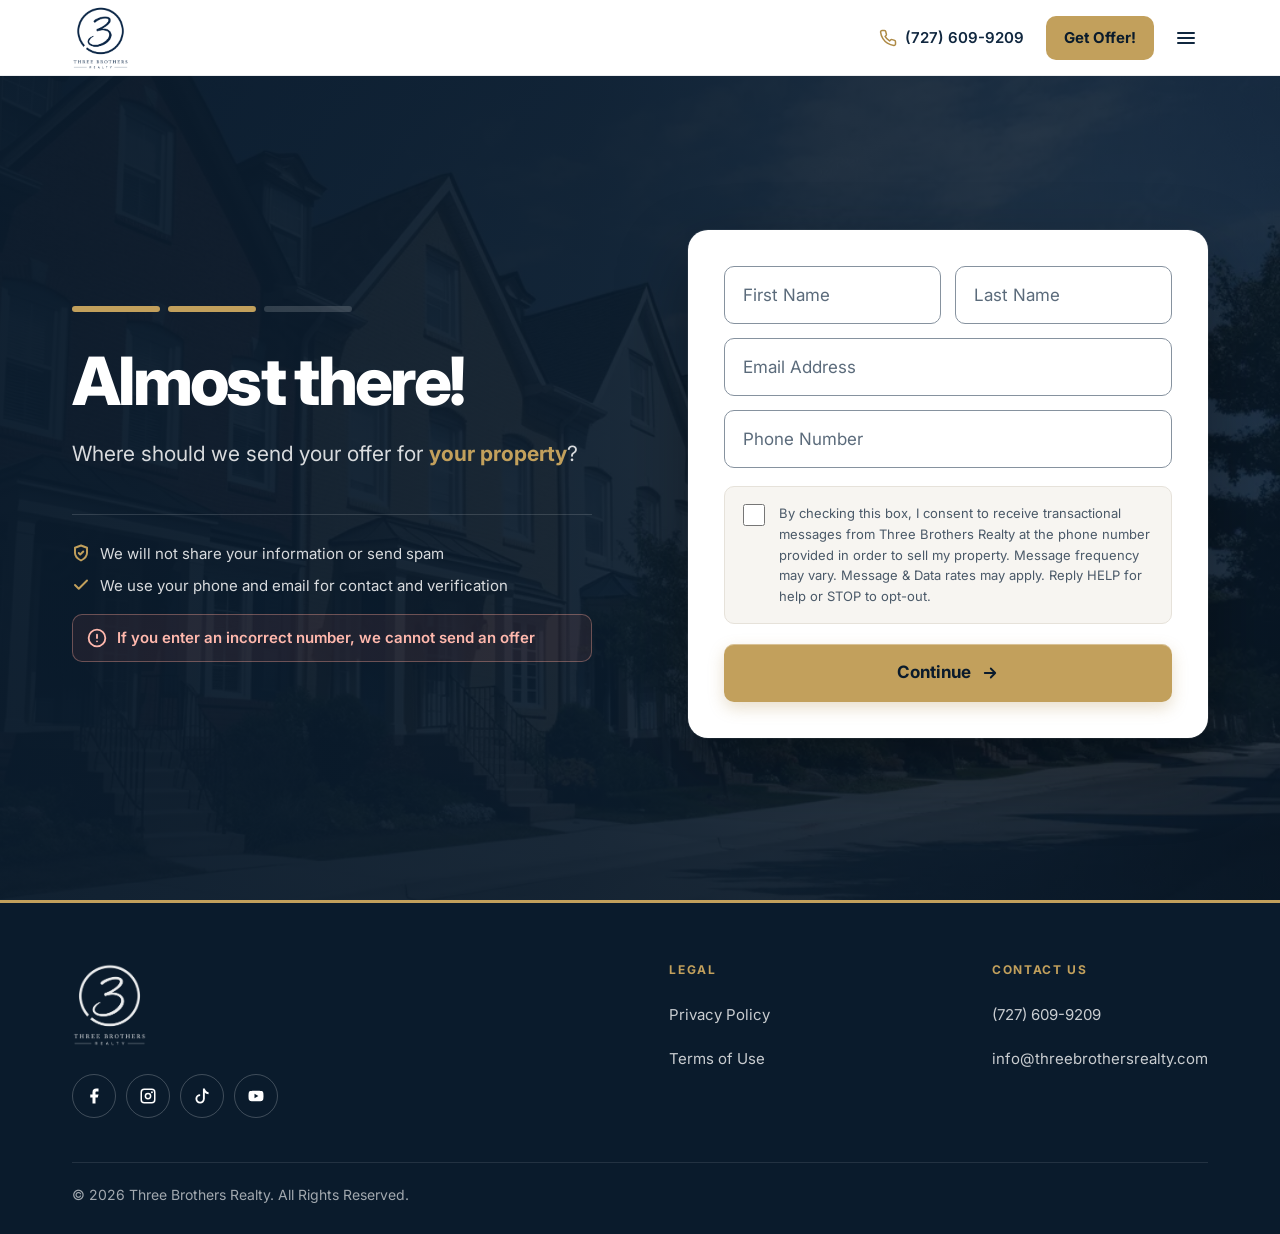
<file: get-your-offer-send/index.html>
<!doctype html>
<html lang="en">
<head>
<meta charset="utf-8">
<meta name="viewport" content="width=device-width, initial-scale=1">
<title>Complete Your Offer | Three Brothers Realty</title>
<link rel="preconnect" href="https://fonts.googleapis.com">
<link rel="preconnect" href="https://fonts.gstatic.com" crossorigin>
<link rel="stylesheet" href="https://fonts.googleapis.com/css2?family=Inter:wght@400;500;600;700;800&family=Playfair+Display:ital,wght@1,500;1,600&display=swap">
<link rel="stylesheet" href="/styles.css?v=20261103">
<script src="/analytics.js"></script>
<link rel="icon" href="/assets/three-brothers-logo.webp">
</head>
<body>
<svg class="svg-sprite" aria-hidden="true" focusable="false" xmlns="http://www.w3.org/2000/svg">
  <symbol id="i-phone" viewBox="0 0 24 24"><path d="M22 16.92v3a2 2 0 0 1-2.18 2 19.8 19.8 0 0 1-8.63-3.07 19.5 19.5 0 0 1-6-6 19.8 19.8 0 0 1-3.07-8.67A2 2 0 0 1 4.11 2h3a2 2 0 0 1 2 1.72c.13.96.36 1.9.7 2.81a2 2 0 0 1-.45 2.11L8.09 9.91a16 16 0 0 0 6 6l1.27-1.27a2 2 0 0 1 2.11-.45c.91.34 1.85.57 2.81.7A2 2 0 0 1 22 16.92z"/></symbol>
  <symbol id="i-menu" viewBox="0 0 24 24"><path d="M4 7h16M4 12h16M4 17h16"/></symbol>
  <symbol id="i-x" viewBox="0 0 24 24"><path d="M18 6 6 18M6 6l12 12"/></symbol>
  <symbol id="i-pin" viewBox="0 0 24 24"><path d="M20 10c0 6-8 12-8 12s-8-6-8-12a8 8 0 0 1 16 0z"/><circle cx="12" cy="10" r="3"/></symbol>
  <symbol id="i-check" viewBox="0 0 24 24"><path d="M20 6 9 17l-5-5"/></symbol>
  <symbol id="i-shield" viewBox="0 0 24 24"><path d="M12 22s8-4 8-10V5l-8-3-8 3v7c0 6 8 10 8 10z"/><path d="m9 12 2 2 4-4"/></symbol>
  <symbol id="i-alert" viewBox="0 0 24 24"><circle cx="12" cy="12" r="10"/><path d="M12 8v4M12 16h.01"/></symbol>
  <symbol id="i-star" viewBox="0 0 24 24"><path d="M12 2.5l2.94 5.96 6.56.95-4.75 4.63 1.12 6.54L12 17.5l-5.87 3.08 1.12-6.54L2.5 9.41l6.56-.95L12 2.5z"/></symbol>
  <symbol id="i-quote" viewBox="0 0 24 24"><path d="M10 5C6.1 5.8 3.5 9 3.5 13v6h6.5v-6.5H6.6c.2-2.6 1.8-4.4 4.1-5.1L10 5zm10.5 0c-3.9.8-6.5 4-6.5 8v6h6.5v-6.5h-3.4c.2-2.6 1.8-4.4 4.1-5.1L20.5 5z"/></symbol>
</svg>
<header class="top-nav">
  <div class="container nav-inner">
    <a href="/" aria-label="Three Brothers Realty home">
      <img src="/assets/three-brothers-logo.webp" class="logo" alt="Three Brothers Realty">
    </a>

    <div class="nav-right">
      <a href="tel:7276099209" class="phone"><svg class="i" aria-hidden="true"><use href="#i-phone"/></svg>(727) 609-9209</a>
      <a href="/get-offer/" class="btn-primary">Get Offer!</a>
      <button type="button" class="hamburger" onclick="openMenu()" aria-label="Open menu" aria-controls="sideMenu"><svg class="i" aria-hidden="true"><use href="#i-menu"/></svg></button>
    </div>
  </div>
</header>

<!-- Slide Menu -->
<div id="sideMenu" class="side-menu">
  <div class="side-menu-inner">
    <div class="side-menu-head">
      <img src="/assets/three-brothers-logo.webp" class="side-logo" alt="">
      <button type="button" class="close-btn" onclick="closeMenu()" aria-label="Close menu"><svg class="i" aria-hidden="true"><use href="#i-x"/></svg></button>
    </div>
    <a href="/">Home</a>
    <a href="/get-offer/">Get Offer</a>
    <a href="/about/">About-Us</a>
  </div>
</div>

<!-- Overlay -->
<div id="menuOverlay" class="menu-overlay" onclick="closeMenu()"></div>

<section class="offer-step-section step-contact">
  <div class="offer-step-wrap compact-offer-wrap">

    <div class="step-progress" aria-hidden="true"><span class="on"></span><span class="on"></span><span class="on"></span></div>

    <h1 class="offer-step-title">Excellent! Last step.</h1>
    <p class="offer-step-subtitle">
      A few quick questions help us make a faster, more accurate offer for
      <span id="displayAddress" class="address-inline"></span>.
    </p>

    <form id="detailsForm" class="offer-contact-form compact-offer-form">
      <!-- Spam trap: hidden from people, so only bots fill it in -->
      <input type="text" name="_gotcha" tabindex="-1" autocomplete="off" aria-hidden="true" style="display:none">

      <select id="reasonForSelling" name="reason_for_selling" aria-label="Reason for Selling">
        <option value="">Reason for Selling</option>
        <option>Relocation</option>
        <option>Downsizing</option>
        <option>Needs Repair</option>
        <option>Emergency Reasons</option>
        <option>Selling a Vacant/Non Occupied Home</option>
        <option>Sell and Rent Instead</option>
        <option>Inherited Property</option>
        <option>Legal Issues</option>
        <option>Retirement</option>
        <option>Other</option>
      </select>

      <div class="offer-field">
        <input id="askingPrice" name="asking_price" type="text" inputmode="decimal" placeholder="Your Fair Asking Price" aria-label="Your Fair Asking Price" aria-describedby="askingPriceHint" autocomplete="off">
        <p id="askingPriceHint" class="offer-field-hint">You won't pay for repairs or closing costs</p>
      </div>

      <select id="listedWithRealtor" name="listed_with_realtor" aria-label="Is the property listed with a Realtor?">
        <option value="">Listed With a Realtor?</option>
        <option>Yes</option>
        <option>No</option>
      </select>

      <p class="offer-consent offer-legal">
        <span>By submitting this form, you agree to our <a href="/privacy/">Privacy Policy</a> and <a href="/terms/">Terms of Use</a>.</span>
      </p>

      <button type="submit" class="offer-submit-btn compact-submit-btn">Get My Offer</button>
    </form>

    <div class="trust-checks compact-trust-checks">
      <div><svg class="i" aria-hidden="true"><use href="#i-shield"/></svg><span>We will not share your information or send spam</span></div>
      <div><svg class="i" aria-hidden="true"><use href="#i-check"/></svg><span>We use your phone and email for contact and verification</span></div>
      <div class="warning-text"><svg class="i" aria-hidden="true"><use href="#i-alert"/></svg><span>If you enter an incorrect number, we cannot send an offer</span></div>
    </div>

  </div>
</section>

<footer class="footer">
  <div class="container footer-grid">

    <div>
      <a href="#top" class="footer-brand">
        <img src="/assets/three-brothers-logo.webp" class="footer-logo" alt="Three Brothers Realty">
      </a>
      <div class="footer-social">
        <a href="https://www.facebook.com/profile.php?id=61590559569940" target="_blank" rel="noopener" aria-label="Facebook">
          <svg viewBox="0 0 24 24" aria-hidden="true"><path d="M18 2h-3a5 5 0 0 0-5 5v3H7v4h3v8h4v-8h3l1-4h-4V7a1 1 0 0 1 1-1h3z"/></svg>
        </a>
        <a href="https://www.instagram.com/3brothersrealty/" target="_blank" rel="noopener" aria-label="Instagram">
          <svg viewBox="0 0 24 24" aria-hidden="true"><path fill-rule="evenodd" d="M7 2h10a5 5 0 0 1 5 5v10a5 5 0 0 1-5 5H7a5 5 0 0 1-5-5V7a5 5 0 0 1 5-5zm0 2a3 3 0 0 0-3 3v10a3 3 0 0 0 3 3h10a3 3 0 0 0 3-3V7a3 3 0 0 0-3-3H7zm5 3.5a4.5 4.5 0 1 1 0 9 4.5 4.5 0 0 1 0-9zm0 2a2.5 2.5 0 1 0 0 5 2.5 2.5 0 0 0 0-5zm5.25-3.75a1.25 1.25 0 1 1 0 2.5 1.25 1.25 0 0 1 0-2.5z"/></svg>
        </a>
        <a href="https://www.tiktok.com/@3brothersrealty" target="_blank" rel="noopener" aria-label="TikTok">
          <svg viewBox="-1.6 -1.6 19.2 19.2" aria-hidden="true"><path d="M9 0h1.98c.144.715.54 1.617 1.235 2.512C12.895 3.389 13.797 4 15 4v2c-1.753 0-3.07-.814-4-1.829V11a5 5 0 1 1-5-5v2a3 3 0 1 0 3 3z"/></svg>
        </a>
        <a href="https://www.youtube.com/@3BrothersRealty" target="_blank" rel="noopener" aria-label="YouTube">
          <svg viewBox="0 0 24 24" aria-hidden="true"><path fill-rule="evenodd" d="M21.6 7.2a2.5 2.5 0 0 0-1.77-1.77C18.27 5 12 5 12 5s-6.27 0-7.83.43A2.5 2.5 0 0 0 2.4 7.2C2 8.76 2 12 2 12s0 3.24.4 4.8a2.5 2.5 0 0 0 1.77 1.77C5.73 19 12 19 12 19s6.27 0 7.83-.43a2.5 2.5 0 0 0 1.77-1.77C22 15.24 22 12 22 12s0-3.24-.4-4.8zM10 15V9l5.2 3z"/></svg>
        </a>
      </div>
    </div>

    <div>
      <h4>Legal</h4>
      <a href="/privacy/">Privacy Policy</a>
      <a href="/terms/">Terms of Use</a>
    </div>

    <div>
      <h4>Contact Us</h4>
      <a href="tel:7276099209">(727) 609-9209</a>
      <a href="mailto:info@threebrothersrealty.com">info@threebrothersrealty.com</a>
    </div>

  </div>

  <div class="footer-bottom">
    © <span id="year"></span> Three Brothers Realty. All Rights Reserved.
  </div>
</footer>

<script src="/script.js?v=20261101b"></script>
<script>(function(){var y=document.getElementById("year");if(y&&!y.textContent)y.textContent=new Date().getFullYear();})();</script>
</body>
</html>
</file>
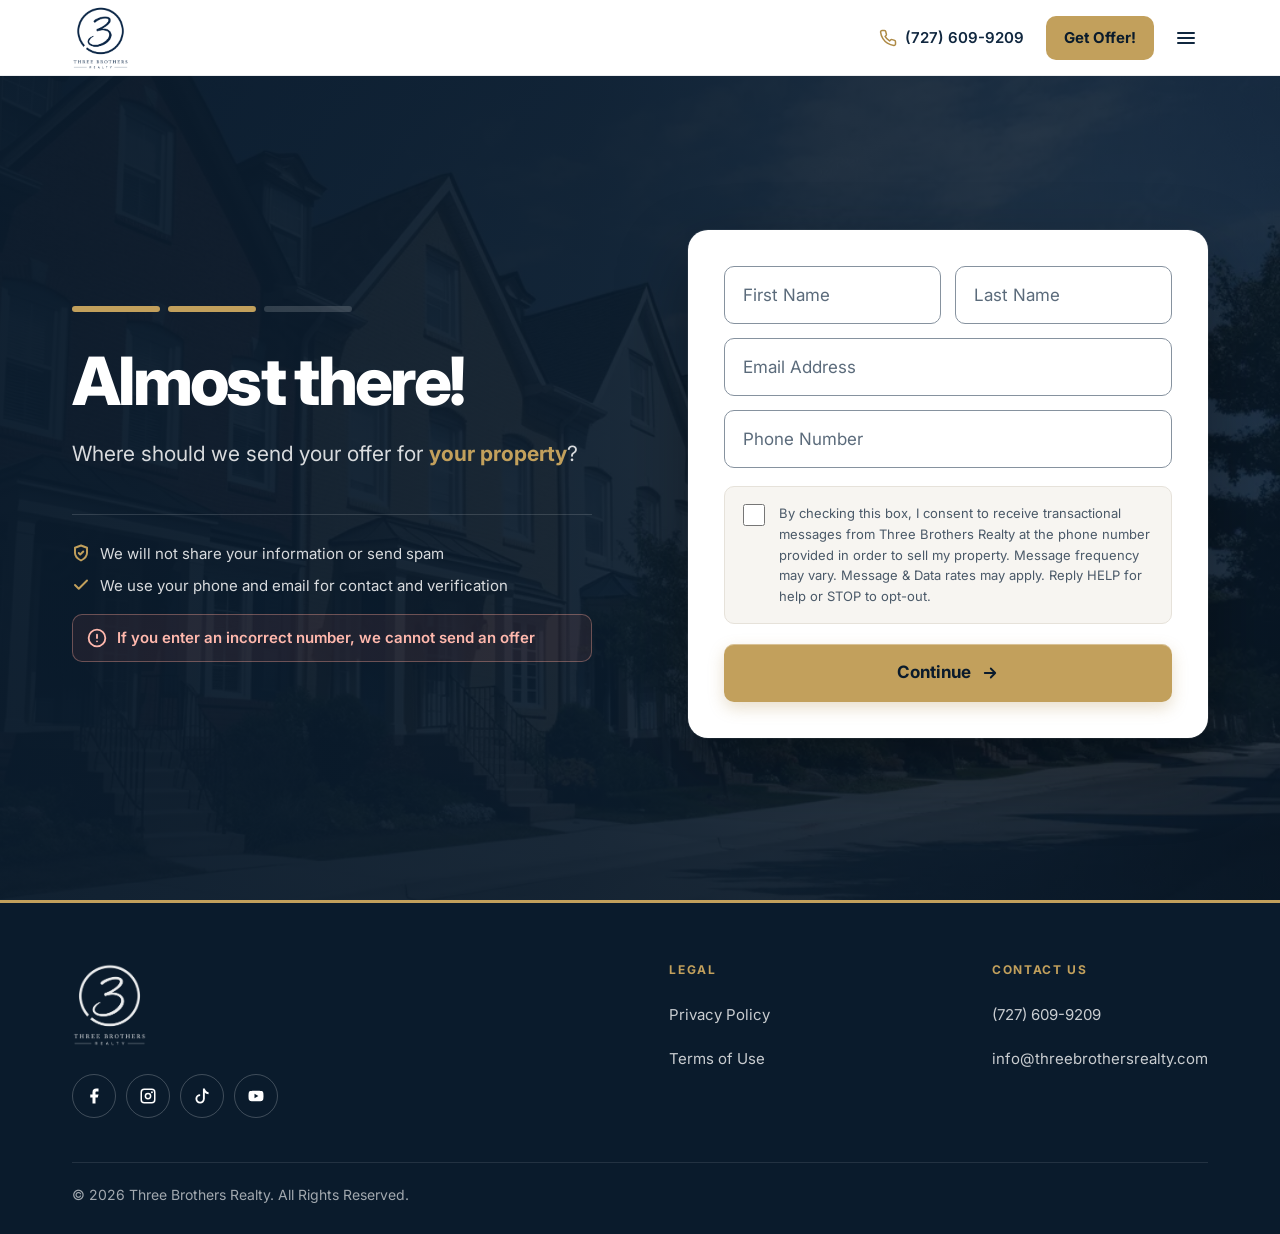
<file: get-your-offer/index.html>
<!doctype html>
<html lang="en">
<head>
<meta charset="utf-8">
<meta name="viewport" content="width=device-width, initial-scale=1">
<title>Complete Your Offer | Three Brothers Realty</title>
<link rel="preconnect" href="https://fonts.googleapis.com">
<link rel="preconnect" href="https://fonts.gstatic.com" crossorigin>
<link rel="stylesheet" href="https://fonts.googleapis.com/css2?family=Inter:wght@400;500;600;700;800&family=Playfair+Display:ital,wght@1,500;1,600&display=swap">
<link rel="stylesheet" href="/styles.css?v=20261103">
<script src="/analytics.js"></script>
<link rel="icon" href="/assets/three-brothers-logo.webp">
</head>
<body>
<svg class="svg-sprite" aria-hidden="true" focusable="false" xmlns="http://www.w3.org/2000/svg">
  <symbol id="i-phone" viewBox="0 0 24 24"><path d="M22 16.92v3a2 2 0 0 1-2.18 2 19.8 19.8 0 0 1-8.63-3.07 19.5 19.5 0 0 1-6-6 19.8 19.8 0 0 1-3.07-8.67A2 2 0 0 1 4.11 2h3a2 2 0 0 1 2 1.72c.13.96.36 1.9.7 2.81a2 2 0 0 1-.45 2.11L8.09 9.91a16 16 0 0 0 6 6l1.27-1.27a2 2 0 0 1 2.11-.45c.91.34 1.85.57 2.81.7A2 2 0 0 1 22 16.92z"/></symbol>
  <symbol id="i-menu" viewBox="0 0 24 24"><path d="M4 7h16M4 12h16M4 17h16"/></symbol>
  <symbol id="i-x" viewBox="0 0 24 24"><path d="M18 6 6 18M6 6l12 12"/></symbol>
  <symbol id="i-pin" viewBox="0 0 24 24"><path d="M20 10c0 6-8 12-8 12s-8-6-8-12a8 8 0 0 1 16 0z"/><circle cx="12" cy="10" r="3"/></symbol>
  <symbol id="i-check" viewBox="0 0 24 24"><path d="M20 6 9 17l-5-5"/></symbol>
  <symbol id="i-shield" viewBox="0 0 24 24"><path d="M12 22s8-4 8-10V5l-8-3-8 3v7c0 6 8 10 8 10z"/><path d="m9 12 2 2 4-4"/></symbol>
  <symbol id="i-alert" viewBox="0 0 24 24"><circle cx="12" cy="12" r="10"/><path d="M12 8v4M12 16h.01"/></symbol>
  <symbol id="i-star" viewBox="0 0 24 24"><path d="M12 2.5l2.94 5.96 6.56.95-4.75 4.63 1.12 6.54L12 17.5l-5.87 3.08 1.12-6.54L2.5 9.41l6.56-.95L12 2.5z"/></symbol>
  <symbol id="i-quote" viewBox="0 0 24 24"><path d="M10 5C6.1 5.8 3.5 9 3.5 13v6h6.5v-6.5H6.6c.2-2.6 1.8-4.4 4.1-5.1L10 5zm10.5 0c-3.9.8-6.5 4-6.5 8v6h6.5v-6.5h-3.4c.2-2.6 1.8-4.4 4.1-5.1L20.5 5z"/></symbol>
</svg>
<header class="top-nav">
  <div class="container nav-inner">
    <a href="/" aria-label="Three Brothers Realty home">
      <img src="/assets/three-brothers-logo.webp" class="logo" alt="Three Brothers Realty">
    </a>

    <div class="nav-right">
      <a href="tel:7276099209" class="phone"><svg class="i" aria-hidden="true"><use href="#i-phone"/></svg>(727) 609-9209</a>
      <a href="/get-offer/" class="btn-primary">Get Offer!</a>
      <button type="button" class="hamburger" onclick="openMenu()" aria-label="Open menu" aria-controls="sideMenu"><svg class="i" aria-hidden="true"><use href="#i-menu"/></svg></button>
    </div>
  </div>
</header>

<!-- Slide Menu -->
<div id="sideMenu" class="side-menu">
  <div class="side-menu-inner">
    <div class="side-menu-head">
      <img src="/assets/three-brothers-logo.webp" class="side-logo" alt="">
      <button type="button" class="close-btn" onclick="closeMenu()" aria-label="Close menu"><svg class="i" aria-hidden="true"><use href="#i-x"/></svg></button>
    </div>
    <a href="/">Home</a>
    <a href="/get-offer/">Get Offer</a>
    <a href="/about/">About-Us</a>
  </div>
</div>

<!-- Overlay -->
<div id="menuOverlay" class="menu-overlay" onclick="closeMenu()"></div>

<section class="offer-step-section step-contact">
  <div class="offer-step-wrap compact-offer-wrap">

    <div class="step-progress" aria-hidden="true"><span class="on"></span><span class="on"></span><span></span></div>

    <h1 class="offer-step-title">Almost there!</h1>
    <p class="offer-step-subtitle">
      Where should we send your offer for
      <span id="displayAddress" class="address-inline"></span>?
    </p>

    <form id="contactForm" class="offer-contact-form compact-offer-form">
      <input type="hidden" id="addressField" name="address">
      <input type="hidden" id="cityField" name="city">
      <input type="hidden" id="stateField" name="state">
      <input type="hidden" id="postalField" name="postal">
      <input type="hidden" id="countryField" name="country">

      <div class="offer-two-col compact-two-col">
        <input id="firstName" name="first_name" type="text" placeholder="First Name" aria-label="First Name" autocomplete="given-name" required>
        <input id="lastName" name="last_name" type="text" placeholder="Last Name" aria-label="Last Name" autocomplete="family-name" required>
      </div>

      <input id="email" name="email" type="email" placeholder="Email Address" aria-label="Email Address" autocomplete="email" required>
      <input id="phone" name="phone" type="tel" placeholder="Phone Number" aria-label="Phone Number" autocomplete="tel" required>

      <label class="offer-consent compact-consent">
        <input id="consentCheckbox" name="consent" type="checkbox" required>
        <span>
          By checking this box, I consent to receive transactional messages from Three Brothers Realty at the phone number provided in order to sell my property. Message frequency may vary. Message &amp; Data rates may apply. Reply HELP for help or STOP to opt-out.
        </span>
      </label>

      <button type="submit" class="offer-submit-btn compact-submit-btn">Continue</button>
    </form>

    <div class="trust-checks compact-trust-checks">
      <div><svg class="i" aria-hidden="true"><use href="#i-shield"/></svg><span>We will not share your information or send spam</span></div>
      <div><svg class="i" aria-hidden="true"><use href="#i-check"/></svg><span>We use your phone and email for contact and verification</span></div>
      <div class="warning-text"><svg class="i" aria-hidden="true"><use href="#i-alert"/></svg><span>If you enter an incorrect number, we cannot send an offer</span></div>
    </div>

  </div>
</section>

<footer class="footer">
  <div class="container footer-grid">

    <div>
      <a href="#top" class="footer-brand">
        <img src="/assets/three-brothers-logo.webp" class="footer-logo" alt="Three Brothers Realty">
      </a>
      <div class="footer-social">
        <a href="https://www.facebook.com/profile.php?id=61590559569940" target="_blank" rel="noopener" aria-label="Facebook">
          <svg viewBox="0 0 24 24" aria-hidden="true"><path d="M18 2h-3a5 5 0 0 0-5 5v3H7v4h3v8h4v-8h3l1-4h-4V7a1 1 0 0 1 1-1h3z"/></svg>
        </a>
        <a href="https://www.instagram.com/3brothersrealty/" target="_blank" rel="noopener" aria-label="Instagram">
          <svg viewBox="0 0 24 24" aria-hidden="true"><path fill-rule="evenodd" d="M7 2h10a5 5 0 0 1 5 5v10a5 5 0 0 1-5 5H7a5 5 0 0 1-5-5V7a5 5 0 0 1 5-5zm0 2a3 3 0 0 0-3 3v10a3 3 0 0 0 3 3h10a3 3 0 0 0 3-3V7a3 3 0 0 0-3-3H7zm5 3.5a4.5 4.5 0 1 1 0 9 4.5 4.5 0 0 1 0-9zm0 2a2.5 2.5 0 1 0 0 5 2.5 2.5 0 0 0 0-5zm5.25-3.75a1.25 1.25 0 1 1 0 2.5 1.25 1.25 0 0 1 0-2.5z"/></svg>
        </a>
        <a href="https://www.tiktok.com/@3brothersrealty" target="_blank" rel="noopener" aria-label="TikTok">
          <svg viewBox="-1.6 -1.6 19.2 19.2" aria-hidden="true"><path d="M9 0h1.98c.144.715.54 1.617 1.235 2.512C12.895 3.389 13.797 4 15 4v2c-1.753 0-3.07-.814-4-1.829V11a5 5 0 1 1-5-5v2a3 3 0 1 0 3 3z"/></svg>
        </a>
        <a href="https://www.youtube.com/@3BrothersRealty" target="_blank" rel="noopener" aria-label="YouTube">
          <svg viewBox="0 0 24 24" aria-hidden="true"><path fill-rule="evenodd" d="M21.6 7.2a2.5 2.5 0 0 0-1.77-1.77C18.27 5 12 5 12 5s-6.27 0-7.83.43A2.5 2.5 0 0 0 2.4 7.2C2 8.76 2 12 2 12s0 3.24.4 4.8a2.5 2.5 0 0 0 1.77 1.77C5.73 19 12 19 12 19s6.27 0 7.83-.43a2.5 2.5 0 0 0 1.77-1.77C22 15.24 22 12 22 12s0-3.24-.4-4.8zM10 15V9l5.2 3z"/></svg>
        </a>
      </div>
    </div>

    <div>
      <h4>Legal</h4>
      <a href="/privacy/">Privacy Policy</a>
      <a href="/terms/">Terms of Use</a>
    </div>

    <div>
      <h4>Contact Us</h4>
      <a href="tel:7276099209">(727) 609-9209</a>
      <a href="mailto:info@threebrothersrealty.com">info@threebrothersrealty.com</a>
    </div>

  </div>

  <div class="footer-bottom">
    © <span id="year"></span> Three Brothers Realty. All Rights Reserved.
  </div>
</footer>
<script src="/script.js?v=20261101b"></script>
<script>(function(){var y=document.getElementById("year");if(y&&!y.textContent)y.textContent=new Date().getFullYear();})();</script>
</body>
</html>
</file>
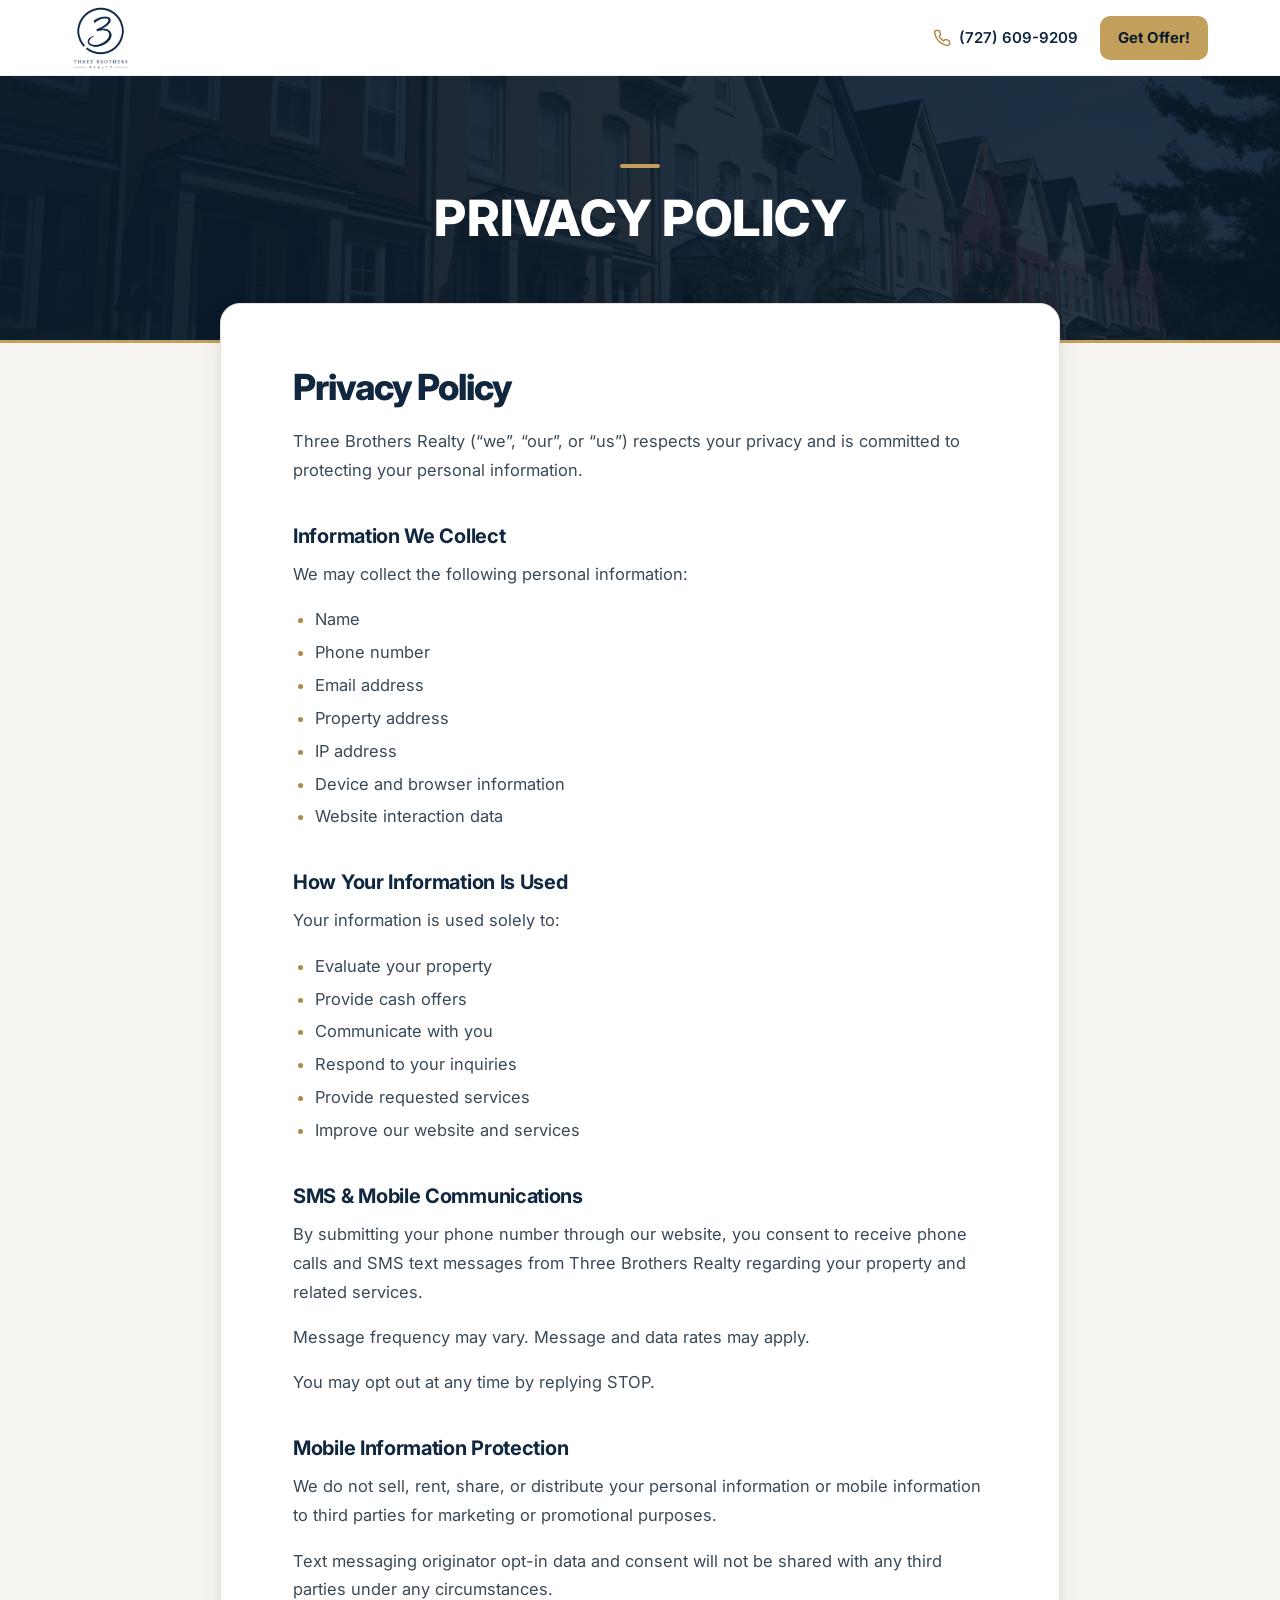
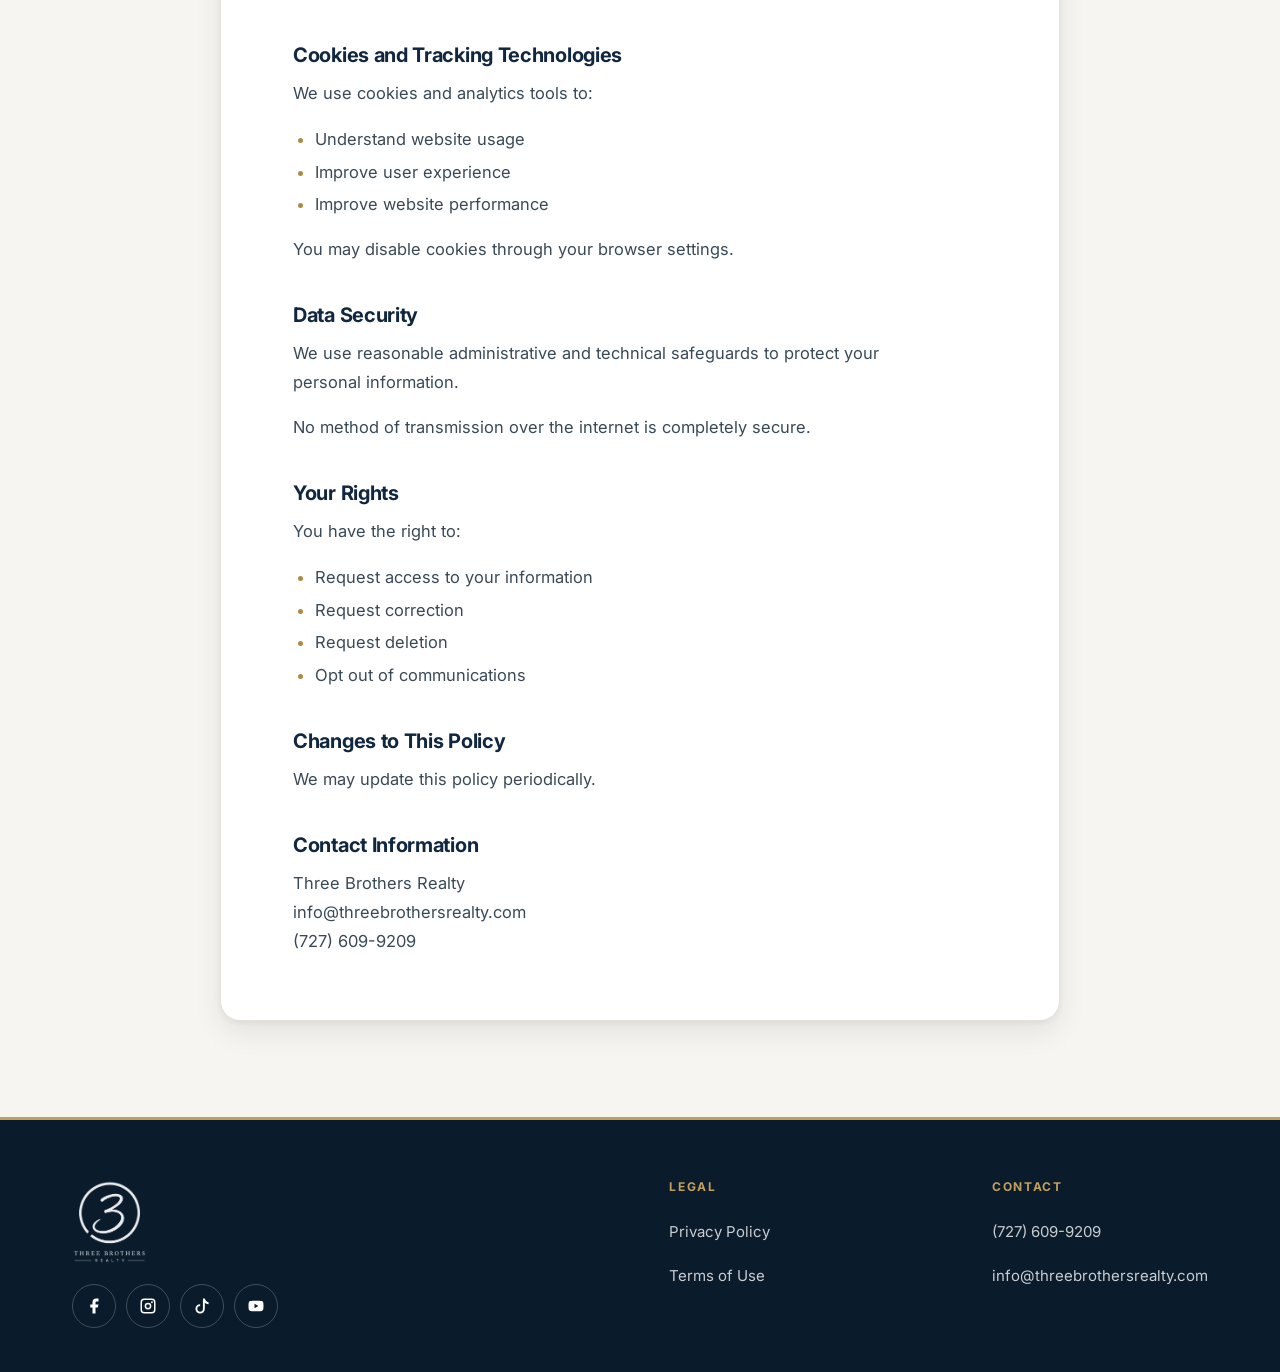
<file: privacy/index.html>
<!doctype html>
<html lang="en">
<head>
<meta charset="utf-8">
<meta name="viewport" content="width=device-width, initial-scale=1">
<title>Privacy Policy | Three Brothers Realty</title>
<link rel="preconnect" href="https://fonts.googleapis.com">
<link rel="preconnect" href="https://fonts.gstatic.com" crossorigin>
<link rel="stylesheet" href="https://fonts.googleapis.com/css2?family=Inter:wght@400;500;600;700;800&family=Playfair+Display:ital,wght@1,500;1,600&display=swap">
<link rel="stylesheet" href="/styles.css?v=20261103">
<script src="/analytics.js"></script>
<link rel="icon" href="/assets/three-brothers-logo.webp">
</head>

<body>
<svg class="svg-sprite" aria-hidden="true" focusable="false" xmlns="http://www.w3.org/2000/svg">
  <symbol id="i-phone" viewBox="0 0 24 24"><path d="M22 16.92v3a2 2 0 0 1-2.18 2 19.8 19.8 0 0 1-8.63-3.07 19.5 19.5 0 0 1-6-6 19.8 19.8 0 0 1-3.07-8.67A2 2 0 0 1 4.11 2h3a2 2 0 0 1 2 1.72c.13.96.36 1.9.7 2.81a2 2 0 0 1-.45 2.11L8.09 9.91a16 16 0 0 0 6 6l1.27-1.27a2 2 0 0 1 2.11-.45c.91.34 1.85.57 2.81.7A2 2 0 0 1 22 16.92z"/></symbol>
  <symbol id="i-menu" viewBox="0 0 24 24"><path d="M4 7h16M4 12h16M4 17h16"/></symbol>
  <symbol id="i-x" viewBox="0 0 24 24"><path d="M18 6 6 18M6 6l12 12"/></symbol>
  <symbol id="i-pin" viewBox="0 0 24 24"><path d="M20 10c0 6-8 12-8 12s-8-6-8-12a8 8 0 0 1 16 0z"/><circle cx="12" cy="10" r="3"/></symbol>
  <symbol id="i-check" viewBox="0 0 24 24"><path d="M20 6 9 17l-5-5"/></symbol>
  <symbol id="i-shield" viewBox="0 0 24 24"><path d="M12 22s8-4 8-10V5l-8-3-8 3v7c0 6 8 10 8 10z"/><path d="m9 12 2 2 4-4"/></symbol>
  <symbol id="i-alert" viewBox="0 0 24 24"><circle cx="12" cy="12" r="10"/><path d="M12 8v4M12 16h.01"/></symbol>
  <symbol id="i-star" viewBox="0 0 24 24"><path d="M12 2.5l2.94 5.96 6.56.95-4.75 4.63 1.12 6.54L12 17.5l-5.87 3.08 1.12-6.54L2.5 9.41l6.56-.95L12 2.5z"/></symbol>
  <symbol id="i-quote" viewBox="0 0 24 24"><path d="M10 5C6.1 5.8 3.5 9 3.5 13v6h6.5v-6.5H6.6c.2-2.6 1.8-4.4 4.1-5.1L10 5zm10.5 0c-3.9.8-6.5 4-6.5 8v6h6.5v-6.5h-3.4c.2-2.6 1.8-4.4 4.1-5.1L20.5 5z"/></symbol>
</svg>
<header class="top-nav">
  <div class="container nav-inner">
    <a href="/" aria-label="Three Brothers Realty home">
      <img src="/assets/three-brothers-logo.webp" class="logo" alt="Three Brothers Realty">
    </a>

    <div class="nav-right">
      <a href="tel:7276099209" class="phone"><svg class="i" aria-hidden="true"><use href="#i-phone"/></svg>(727) 609-9209</a>
      <a href="/get-offer/" class="btn-primary">Get Offer!</a>
    </div>
  </div>
</header>


<section class="about-hero">
  <div class="overlay"></div>
  <div class="container center">
    <h1 class="sc" aria-label="Privacy policy">PRIVACY POLICY</h1>
  </div>
</section>


<section class="section">
<div class="container legal">


<h2>Privacy Policy</h2>


<p>

Three Brothers Realty (“we”, “our”, or “us”) respects your privacy and is committed to protecting your personal information.

</p>



<h3>Information We Collect</h3>

<p>We may collect the following personal information:</p>

<ul>

<li>Name</li>

<li>Phone number</li>

<li>Email address</li>

<li>Property address</li>

<li>IP address</li>

<li>Device and browser information</li>

<li>Website interaction data</li>

</ul>



<h3>How Your Information Is Used</h3>

<p>Your information is used solely to:</p>

<ul>

<li>Evaluate your property</li>

<li>Provide cash offers</li>

<li>Communicate with you</li>

<li>Respond to your inquiries</li>

<li>Provide requested services</li>

<li>Improve our website and services</li>

</ul>



<h3>SMS & Mobile Communications</h3>

<p>

By submitting your phone number through our website, you consent to receive phone calls and SMS text messages from Three Brothers Realty regarding your property and related services.

</p>

<p>

Message frequency may vary.

Message and data rates may apply.

</p>

<p>

You may opt out at any time by replying STOP.

</p>



<h3>Mobile Information Protection</h3>

<p>

We do not sell, rent, share, or distribute your personal information or mobile information to third parties for marketing or promotional purposes.

</p>

<p>

Text messaging originator opt-in data and consent will not be shared with any third parties under any circumstances.

</p>



<h3>Cookies and Tracking Technologies</h3>

<p>

We use cookies and analytics tools to:

</p>

<ul>

<li>Understand website usage</li>

<li>Improve user experience</li>

<li>Improve website performance</li>

</ul>

<p>

You may disable cookies through your browser settings.

</p>



<h3>Data Security</h3>

<p>

We use reasonable administrative and technical safeguards to protect your personal information.

</p>

<p>

No method of transmission over the internet is completely secure.

</p>



<h3>Your Rights</h3>

<p>You have the right to:</p>

<ul>

<li>Request access to your information</li>

<li>Request correction</li>

<li>Request deletion</li>

<li>Opt out of communications</li>

</ul>



<h3>Changes to This Policy</h3>

<p>

We may update this policy periodically.

</p>



<h3>Contact Information</h3>

<p>

Three Brothers Realty

<br>

info@threebrothersrealty.com

<br>

(727) 609-9209

</p>



</div>
</section>



<footer class="footer">
  <div class="container footer-grid">

    <div>
      <img src="/assets/three-brothers-logo.webp" class="footer-logo" alt="Three Brothers Realty">
      <div class="footer-social">
        <a href="https://www.facebook.com/profile.php?id=61590559569940" target="_blank" rel="noopener" aria-label="Facebook">
          <svg viewBox="0 0 24 24" aria-hidden="true"><path d="M18 2h-3a5 5 0 0 0-5 5v3H7v4h3v8h4v-8h3l1-4h-4V7a1 1 0 0 1 1-1h3z"/></svg>
        </a>
        <a href="https://www.instagram.com/3brothersrealty/" target="_blank" rel="noopener" aria-label="Instagram">
          <svg viewBox="0 0 24 24" aria-hidden="true"><path fill-rule="evenodd" d="M7 2h10a5 5 0 0 1 5 5v10a5 5 0 0 1-5 5H7a5 5 0 0 1-5-5V7a5 5 0 0 1 5-5zm0 2a3 3 0 0 0-3 3v10a3 3 0 0 0 3 3h10a3 3 0 0 0 3-3V7a3 3 0 0 0-3-3H7zm5 3.5a4.5 4.5 0 1 1 0 9 4.5 4.5 0 0 1 0-9zm0 2a2.5 2.5 0 1 0 0 5 2.5 2.5 0 0 0 0-5zm5.25-3.75a1.25 1.25 0 1 1 0 2.5 1.25 1.25 0 0 1 0-2.5z"/></svg>
        </a>
        <a href="https://www.tiktok.com/@3brothersrealty" target="_blank" rel="noopener" aria-label="TikTok">
          <svg viewBox="-1.6 -1.6 19.2 19.2" aria-hidden="true"><path d="M9 0h1.98c.144.715.54 1.617 1.235 2.512C12.895 3.389 13.797 4 15 4v2c-1.753 0-3.07-.814-4-1.829V11a5 5 0 1 1-5-5v2a3 3 0 1 0 3 3z"/></svg>
        </a>
        <a href="https://www.youtube.com/@3BrothersRealty" target="_blank" rel="noopener" aria-label="YouTube">
          <svg viewBox="0 0 24 24" aria-hidden="true"><path fill-rule="evenodd" d="M21.6 7.2a2.5 2.5 0 0 0-1.77-1.77C18.27 5 12 5 12 5s-6.27 0-7.83.43A2.5 2.5 0 0 0 2.4 7.2C2 8.76 2 12 2 12s0 3.24.4 4.8a2.5 2.5 0 0 0 1.77 1.77C5.73 19 12 19 12 19s6.27 0 7.83-.43a2.5 2.5 0 0 0 1.77-1.77C22 15.24 22 12 22 12s0-3.24-.4-4.8zM10 15V9l5.2 3z"/></svg>
        </a>
      </div>
    </div>

    <div>
      <h4>Legal</h4>
      <a href="/privacy/">Privacy Policy</a>
      <a href="/terms/">Terms of Use</a>
    </div>

    <div>
      <h4>Contact</h4>
      <p>(727) 609-9209</p>
      <p>info@threebrothersrealty.com</p>
    </div>

  </div>

</footer>


</body>
</html>
</file>
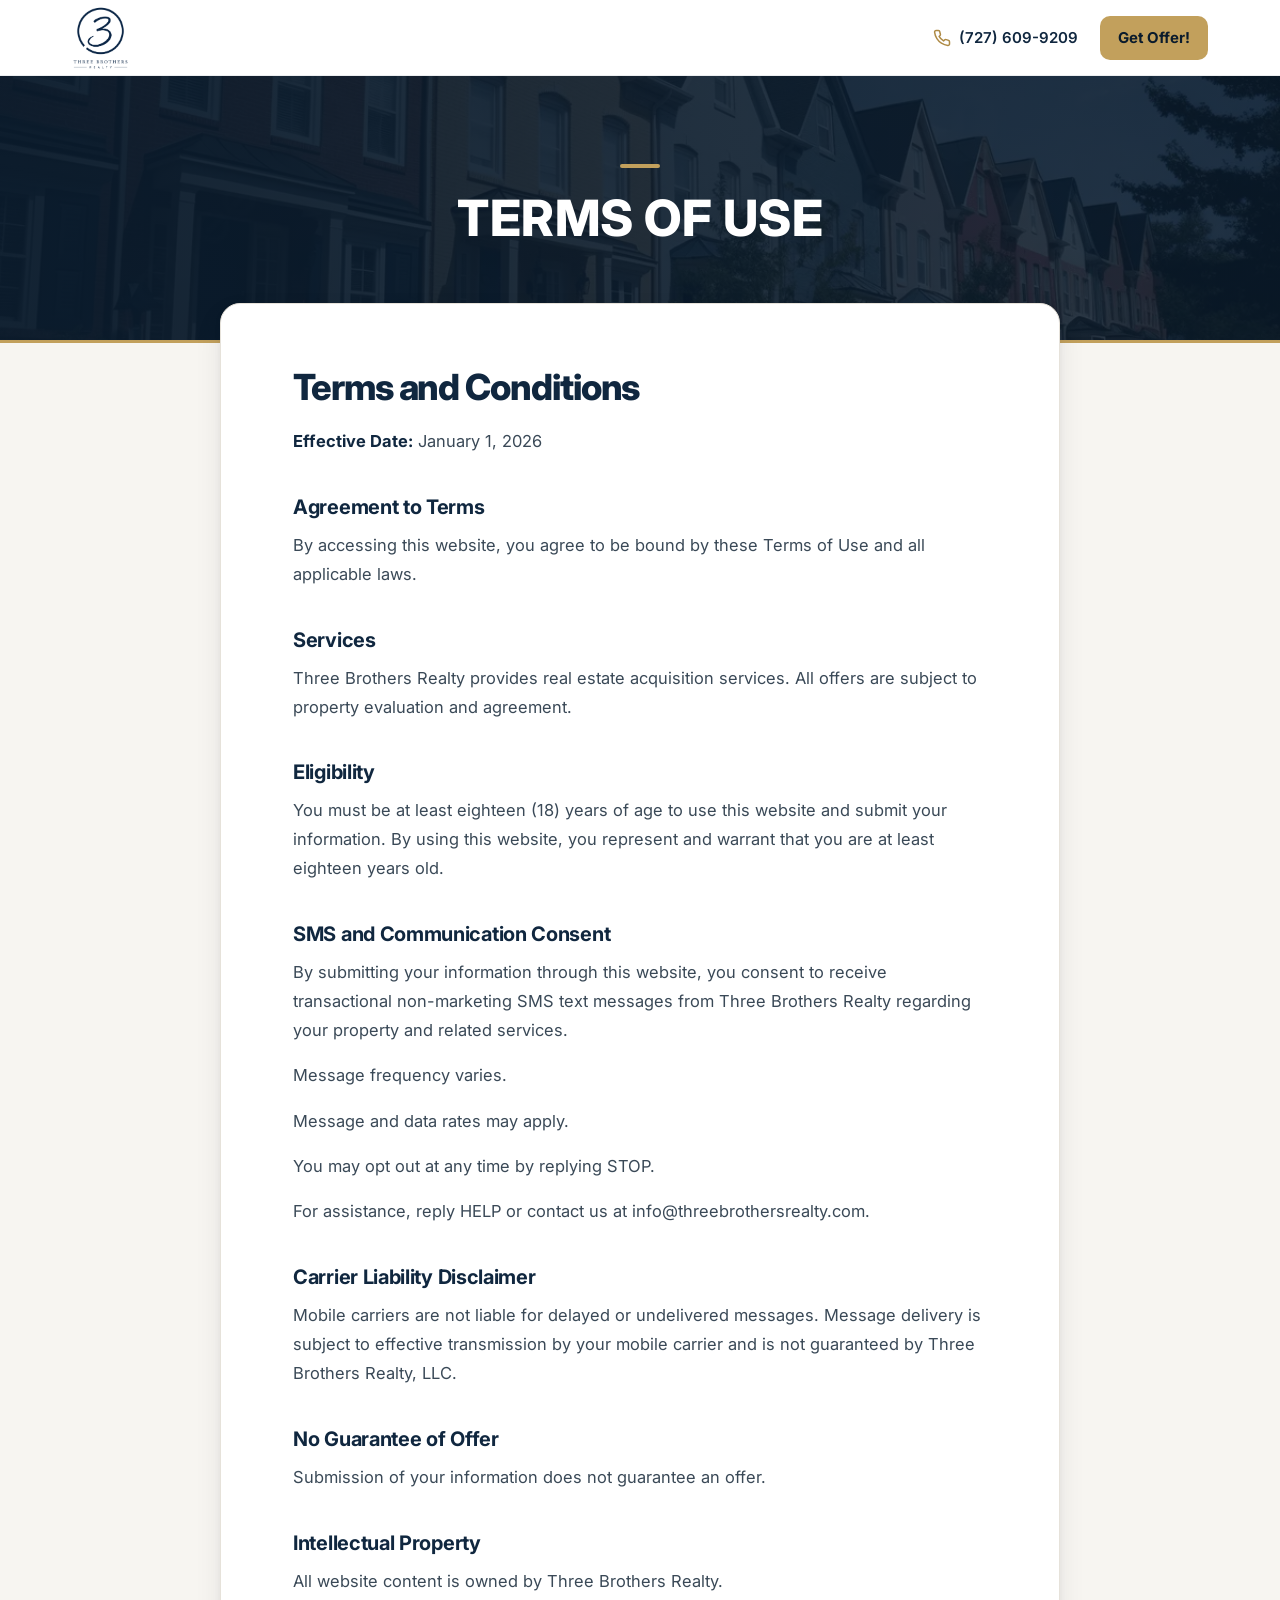
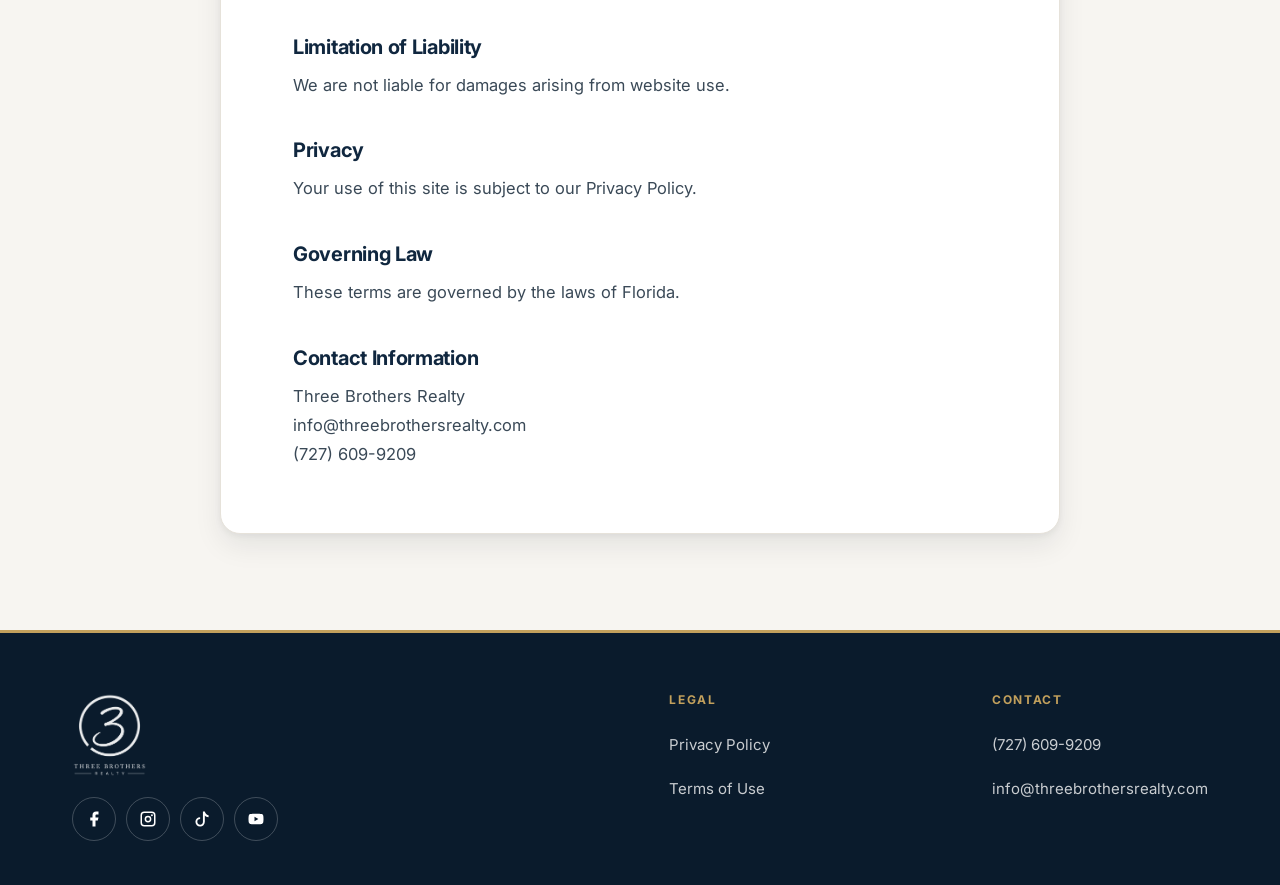
<file: terms/index.html>
<!doctype html>
<html lang="en">
<head>
<meta charset="utf-8">
<meta name="viewport" content="width=device-width, initial-scale=1">
<title>Terms of Use | Three Brothers Realty</title>
<link rel="preconnect" href="https://fonts.googleapis.com">
<link rel="preconnect" href="https://fonts.gstatic.com" crossorigin>
<link rel="stylesheet" href="https://fonts.googleapis.com/css2?family=Inter:wght@400;500;600;700;800&family=Playfair+Display:ital,wght@1,500;1,600&display=swap">
<link rel="stylesheet" href="/styles.css?v=20261103">
<script src="/analytics.js"></script>
<link rel="icon" href="/assets/three-brothers-logo.webp">

</head>
<body>
<svg class="svg-sprite" aria-hidden="true" focusable="false" xmlns="http://www.w3.org/2000/svg">
  <symbol id="i-phone" viewBox="0 0 24 24"><path d="M22 16.92v3a2 2 0 0 1-2.18 2 19.8 19.8 0 0 1-8.63-3.07 19.5 19.5 0 0 1-6-6 19.8 19.8 0 0 1-3.07-8.67A2 2 0 0 1 4.11 2h3a2 2 0 0 1 2 1.72c.13.96.36 1.9.7 2.81a2 2 0 0 1-.45 2.11L8.09 9.91a16 16 0 0 0 6 6l1.27-1.27a2 2 0 0 1 2.11-.45c.91.34 1.85.57 2.81.7A2 2 0 0 1 22 16.92z"/></symbol>
  <symbol id="i-menu" viewBox="0 0 24 24"><path d="M4 7h16M4 12h16M4 17h16"/></symbol>
  <symbol id="i-x" viewBox="0 0 24 24"><path d="M18 6 6 18M6 6l12 12"/></symbol>
  <symbol id="i-pin" viewBox="0 0 24 24"><path d="M20 10c0 6-8 12-8 12s-8-6-8-12a8 8 0 0 1 16 0z"/><circle cx="12" cy="10" r="3"/></symbol>
  <symbol id="i-check" viewBox="0 0 24 24"><path d="M20 6 9 17l-5-5"/></symbol>
  <symbol id="i-shield" viewBox="0 0 24 24"><path d="M12 22s8-4 8-10V5l-8-3-8 3v7c0 6 8 10 8 10z"/><path d="m9 12 2 2 4-4"/></symbol>
  <symbol id="i-alert" viewBox="0 0 24 24"><circle cx="12" cy="12" r="10"/><path d="M12 8v4M12 16h.01"/></symbol>
  <symbol id="i-star" viewBox="0 0 24 24"><path d="M12 2.5l2.94 5.96 6.56.95-4.75 4.63 1.12 6.54L12 17.5l-5.87 3.08 1.12-6.54L2.5 9.41l6.56-.95L12 2.5z"/></symbol>
  <symbol id="i-quote" viewBox="0 0 24 24"><path d="M10 5C6.1 5.8 3.5 9 3.5 13v6h6.5v-6.5H6.6c.2-2.6 1.8-4.4 4.1-5.1L10 5zm10.5 0c-3.9.8-6.5 4-6.5 8v6h6.5v-6.5h-3.4c.2-2.6 1.8-4.4 4.1-5.1L20.5 5z"/></symbol>
</svg>
<header class="top-nav">
  <div class="container nav-inner">
    <a href="/" aria-label="Three Brothers Realty home">
      <img src="/assets/three-brothers-logo.webp" class="logo" alt="Three Brothers Realty">
    </a>

    <div class="nav-right">
      <a href="tel:7276099209" class="phone"><svg class="i" aria-hidden="true"><use href="#i-phone"/></svg>(727) 609-9209</a>
      <a href="/get-offer/" class="btn-primary">Get Offer!</a>
    </div>
  </div>
</header>


<section class="about-hero">
<div class="overlay"></div>
<div class="container center">
<h1 class="sc" aria-label="Terms of use">TERMS OF USE</h1>
</div>
</section>


<section class="section">
<div class="container legal">


<h2>Terms and Conditions</h2>


<p><strong>Effective Date:</strong> January 1, 2026</p>



<h3>Agreement to Terms</h3>

<p>

By accessing this website, you agree to be bound by these Terms of Use and all applicable laws.

</p>



<h3>Services</h3>

<p>

Three Brothers Realty provides real estate acquisition services.

All offers are subject to property evaluation and agreement.

</p>

<h3>Eligibility</h3>

<p>
You must be at least eighteen (18) years of age to use this website and submit your information.
By using this website, you represent and warrant that you are at least eighteen years old.
</p>



<h3>SMS and Communication Consent</h3>

<p>

By submitting your information through this website, you consent to receive transactional non-marketing SMS text messages from Three Brothers Realty regarding your property and related services.

</p>

<p>

Message frequency varies.

</p>

<p>

Message and data rates may apply.

</p>

<p>

You may opt out at any time by replying STOP.

</p>

<p>

For assistance, reply HELP or contact us at info@threebrothersrealty.com.

</p>

<h3>Carrier Liability Disclaimer</h3>

<p>
Mobile carriers are not liable for delayed or undelivered messages.
Message delivery is subject to effective transmission by your mobile carrier and is not guaranteed by Three Brothers Realty, LLC.
</p>


<h3>No Guarantee of Offer</h3>

<p>

Submission of your information does not guarantee an offer.

</p>



<h3>Intellectual Property</h3>

<p>

All website content is owned by Three Brothers Realty.

</p>



<h3>Limitation of Liability</h3>

<p>

We are not liable for damages arising from website use.

</p>



<h3>Privacy</h3>

<p>

Your use of this site is subject to our Privacy Policy.

</p>



<h3>Governing Law</h3>

<p>

These terms are governed by the laws of Florida.

</p>



<h3>Contact Information</h3>

<p>

Three Brothers Realty

<br>

info@threebrothersrealty.com

<br>

(727) 609-9209

</p>



</div>
</section>



<footer class="footer">
  <div class="container footer-grid">

    <div>
      <img src="/assets/three-brothers-logo.webp" class="footer-logo" alt="Three Brothers Realty">
      <div class="footer-social">
        <a href="https://www.facebook.com/profile.php?id=61590559569940" target="_blank" rel="noopener" aria-label="Facebook">
          <svg viewBox="0 0 24 24" aria-hidden="true"><path d="M18 2h-3a5 5 0 0 0-5 5v3H7v4h3v8h4v-8h3l1-4h-4V7a1 1 0 0 1 1-1h3z"/></svg>
        </a>
        <a href="https://www.instagram.com/3brothersrealty/" target="_blank" rel="noopener" aria-label="Instagram">
          <svg viewBox="0 0 24 24" aria-hidden="true"><path fill-rule="evenodd" d="M7 2h10a5 5 0 0 1 5 5v10a5 5 0 0 1-5 5H7a5 5 0 0 1-5-5V7a5 5 0 0 1 5-5zm0 2a3 3 0 0 0-3 3v10a3 3 0 0 0 3 3h10a3 3 0 0 0 3-3V7a3 3 0 0 0-3-3H7zm5 3.5a4.5 4.5 0 1 1 0 9 4.5 4.5 0 0 1 0-9zm0 2a2.5 2.5 0 1 0 0 5 2.5 2.5 0 0 0 0-5zm5.25-3.75a1.25 1.25 0 1 1 0 2.5 1.25 1.25 0 0 1 0-2.5z"/></svg>
        </a>
        <a href="https://www.tiktok.com/@3brothersrealty" target="_blank" rel="noopener" aria-label="TikTok">
          <svg viewBox="-1.6 -1.6 19.2 19.2" aria-hidden="true"><path d="M9 0h1.98c.144.715.54 1.617 1.235 2.512C12.895 3.389 13.797 4 15 4v2c-1.753 0-3.07-.814-4-1.829V11a5 5 0 1 1-5-5v2a3 3 0 1 0 3 3z"/></svg>
        </a>
        <a href="https://www.youtube.com/@3BrothersRealty" target="_blank" rel="noopener" aria-label="YouTube">
          <svg viewBox="0 0 24 24" aria-hidden="true"><path fill-rule="evenodd" d="M21.6 7.2a2.5 2.5 0 0 0-1.77-1.77C18.27 5 12 5 12 5s-6.27 0-7.83.43A2.5 2.5 0 0 0 2.4 7.2C2 8.76 2 12 2 12s0 3.24.4 4.8a2.5 2.5 0 0 0 1.77 1.77C5.73 19 12 19 12 19s6.27 0 7.83-.43a2.5 2.5 0 0 0 1.77-1.77C22 15.24 22 12 22 12s0-3.24-.4-4.8zM10 15V9l5.2 3z"/></svg>
        </a>
      </div>
    </div>

    <div>
      <h4>Legal</h4>
      <a href="/privacy/">Privacy Policy</a>
      <a href="/terms/">Terms of Use</a>
    </div>

    <div>
      <h4>Contact</h4>
      <p>(727) 609-9209</p>
      <p>info@threebrothersrealty.com</p>
    </div>

  </div>

</footer>


</body>
</html>
</file>
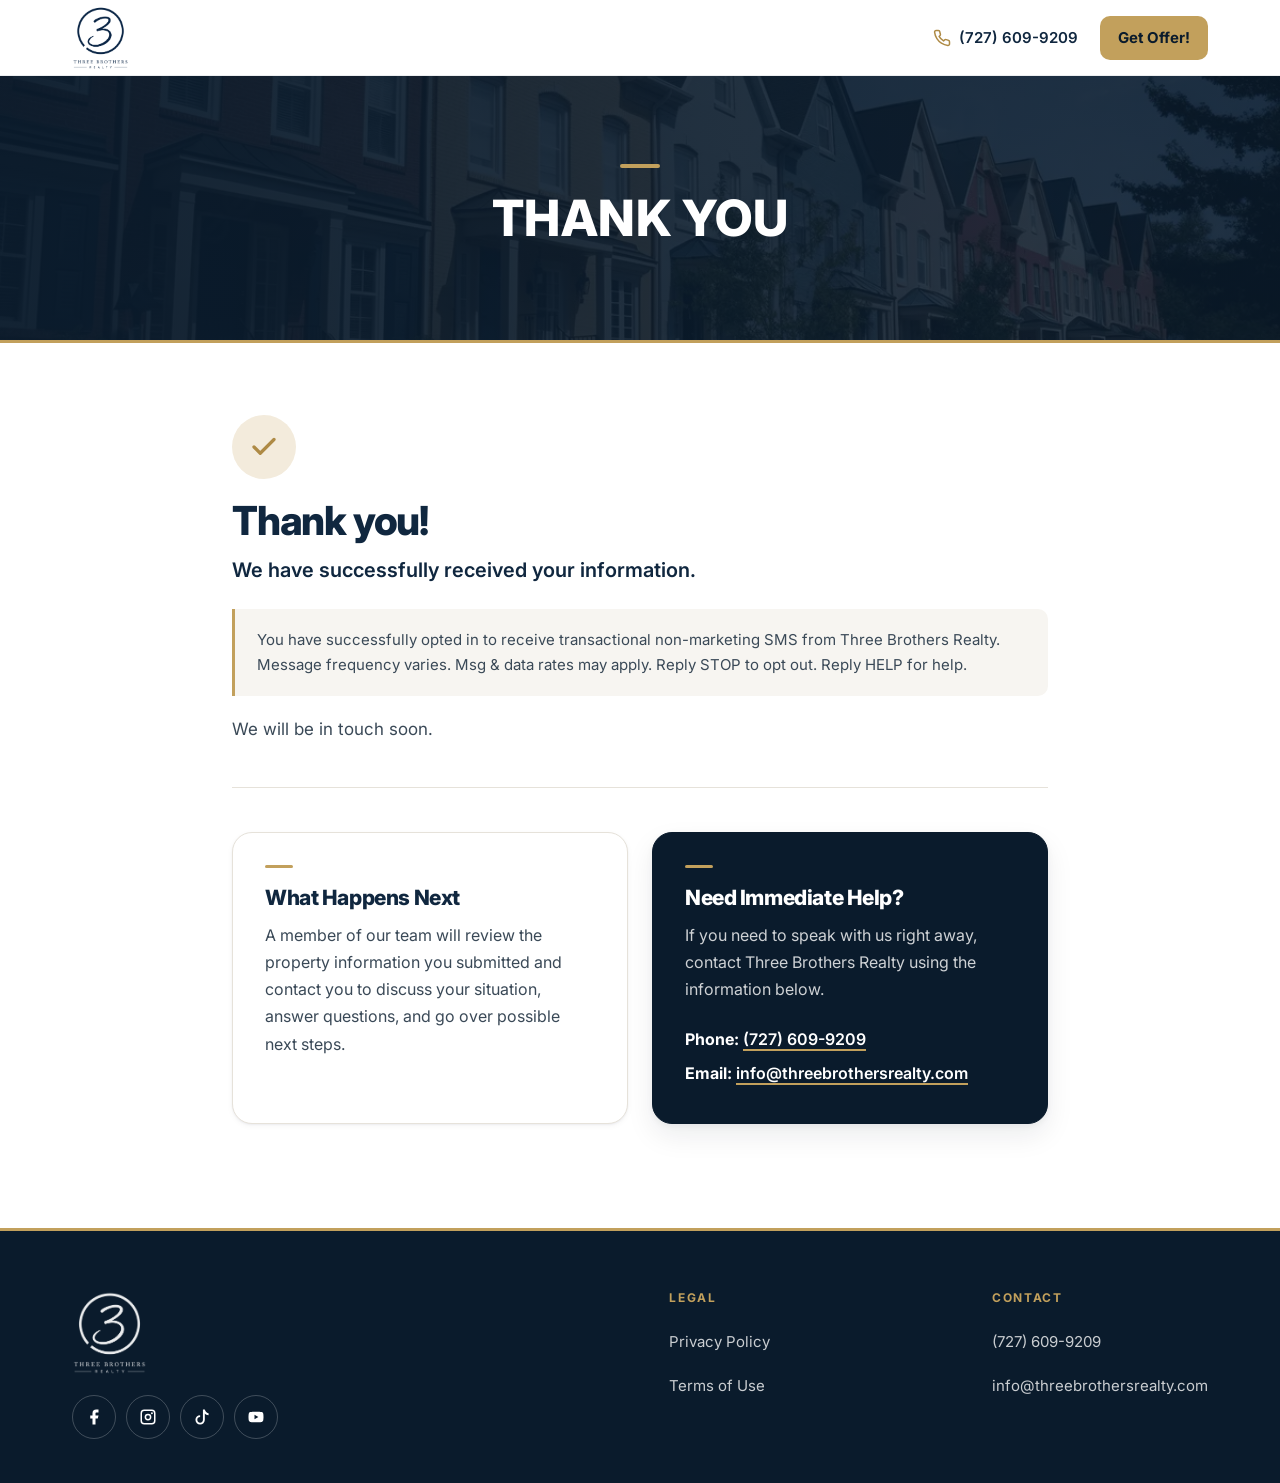
<file: thank-you/index.html>
<!doctype html>
<html lang="en">
<head>
<meta charset="utf-8">
<meta name="viewport" content="width=device-width, initial-scale=1">
<title>Thank You | Three Brothers Realty</title>
<link rel="preconnect" href="https://fonts.googleapis.com">
<link rel="preconnect" href="https://fonts.gstatic.com" crossorigin>
<link rel="stylesheet" href="https://fonts.googleapis.com/css2?family=Inter:wght@400;500;600;700;800&family=Playfair+Display:ital,wght@1,500;1,600&display=swap">
<link rel="stylesheet" href="/styles.css?v=20261103">
<script src="/analytics.js"></script>
<link rel="icon" href="/assets/three-brothers-logo.webp">
</head>
<body>
<svg class="svg-sprite" aria-hidden="true" focusable="false" xmlns="http://www.w3.org/2000/svg">
  <symbol id="i-phone" viewBox="0 0 24 24"><path d="M22 16.92v3a2 2 0 0 1-2.18 2 19.8 19.8 0 0 1-8.63-3.07 19.5 19.5 0 0 1-6-6 19.8 19.8 0 0 1-3.07-8.67A2 2 0 0 1 4.11 2h3a2 2 0 0 1 2 1.72c.13.96.36 1.9.7 2.81a2 2 0 0 1-.45 2.11L8.09 9.91a16 16 0 0 0 6 6l1.27-1.27a2 2 0 0 1 2.11-.45c.91.34 1.85.57 2.81.7A2 2 0 0 1 22 16.92z"/></symbol>
  <symbol id="i-menu" viewBox="0 0 24 24"><path d="M4 7h16M4 12h16M4 17h16"/></symbol>
  <symbol id="i-x" viewBox="0 0 24 24"><path d="M18 6 6 18M6 6l12 12"/></symbol>
  <symbol id="i-pin" viewBox="0 0 24 24"><path d="M20 10c0 6-8 12-8 12s-8-6-8-12a8 8 0 0 1 16 0z"/><circle cx="12" cy="10" r="3"/></symbol>
  <symbol id="i-check" viewBox="0 0 24 24"><path d="M20 6 9 17l-5-5"/></symbol>
  <symbol id="i-shield" viewBox="0 0 24 24"><path d="M12 22s8-4 8-10V5l-8-3-8 3v7c0 6 8 10 8 10z"/><path d="m9 12 2 2 4-4"/></symbol>
  <symbol id="i-alert" viewBox="0 0 24 24"><circle cx="12" cy="12" r="10"/><path d="M12 8v4M12 16h.01"/></symbol>
  <symbol id="i-star" viewBox="0 0 24 24"><path d="M12 2.5l2.94 5.96 6.56.95-4.75 4.63 1.12 6.54L12 17.5l-5.87 3.08 1.12-6.54L2.5 9.41l6.56-.95L12 2.5z"/></symbol>
  <symbol id="i-quote" viewBox="0 0 24 24"><path d="M10 5C6.1 5.8 3.5 9 3.5 13v6h6.5v-6.5H6.6c.2-2.6 1.8-4.4 4.1-5.1L10 5zm10.5 0c-3.9.8-6.5 4-6.5 8v6h6.5v-6.5h-3.4c.2-2.6 1.8-4.4 4.1-5.1L20.5 5z"/></symbol>
</svg>
<header class="top-nav">
  <div class="container nav-inner">
    <a href="/" aria-label="Three Brothers Realty home">
      <img src="/assets/three-brothers-logo.webp" class="logo" alt="Three Brothers Realty">
    </a>

    <div class="nav-right">
      <a href="tel:7276099209" class="phone"><svg class="i" aria-hidden="true"><use href="#i-phone"/></svg>(727) 609-9209</a>
      <a href="/get-offer/" class="btn-primary">Get Offer!</a>
    </div>
  </div>
</header>

<section class="about-hero">
  <div class="overlay"></div>
  <div class="container center">
    <h1 class="sc" aria-label="Thank you">THANK YOU</h1>
  </div>
</section>

<section class="section ty-section">
  <div class="container ty-wrap">

    <div class="ty-intro">
      <div class="success-mark" aria-hidden="true"><svg class="i" aria-hidden="true"><use href="#i-check"/></svg></div>

      <h2>Thank you!</h2>

      <p class="ty-lead">
        We have successfully received your information.
      </p>

      <p class="ty-sms">
        You have successfully opted in to receive transactional non-marketing SMS from Three Brothers Realty.
        Message frequency varies. Msg &amp; data rates may apply. Reply STOP to opt out. Reply HELP for help.
      </p>

      <p class="ty-soon">
        We will be in touch soon.
      </p>
    </div>

    <div class="ty-cards">
      <div class="ty-card">
        <h3>What Happens Next</h3>

        <p>
          A member of our team will review the property information you submitted and contact you to discuss your situation, answer questions, and go over possible next steps.
        </p>
      </div>

      <div class="ty-card ty-card-dark">
        <h3>Need Immediate Help?</h3>

        <p>
          If you need to speak with us right away, contact Three Brothers Realty using the information below.
        </p>

        <p class="contact-lines">
          <strong>Phone:</strong> <a href="tel:7276099209">(727) 609-9209</a>
          <br>
          <strong>Email:</strong> <a href="mailto:info@threebrothersrealty.com">info@threebrothersrealty.com</a>
        </p>
      </div>
    </div>

  </div>
</section>

<footer class="footer">
  <div class="container footer-grid">

    <div>
      <img src="/assets/three-brothers-logo.webp" class="footer-logo" alt="Three Brothers Realty">
      <div class="footer-social">
        <a href="https://www.facebook.com/profile.php?id=61590559569940" target="_blank" rel="noopener" aria-label="Facebook">
          <svg viewBox="0 0 24 24" aria-hidden="true"><path d="M18 2h-3a5 5 0 0 0-5 5v3H7v4h3v8h4v-8h3l1-4h-4V7a1 1 0 0 1 1-1h3z"/></svg>
        </a>
        <a href="https://www.instagram.com/3brothersrealty/" target="_blank" rel="noopener" aria-label="Instagram">
          <svg viewBox="0 0 24 24" aria-hidden="true"><path fill-rule="evenodd" d="M7 2h10a5 5 0 0 1 5 5v10a5 5 0 0 1-5 5H7a5 5 0 0 1-5-5V7a5 5 0 0 1 5-5zm0 2a3 3 0 0 0-3 3v10a3 3 0 0 0 3 3h10a3 3 0 0 0 3-3V7a3 3 0 0 0-3-3H7zm5 3.5a4.5 4.5 0 1 1 0 9 4.5 4.5 0 0 1 0-9zm0 2a2.5 2.5 0 1 0 0 5 2.5 2.5 0 0 0 0-5zm5.25-3.75a1.25 1.25 0 1 1 0 2.5 1.25 1.25 0 0 1 0-2.5z"/></svg>
        </a>
        <a href="https://www.tiktok.com/@3brothersrealty" target="_blank" rel="noopener" aria-label="TikTok">
          <svg viewBox="-1.6 -1.6 19.2 19.2" aria-hidden="true"><path d="M9 0h1.98c.144.715.54 1.617 1.235 2.512C12.895 3.389 13.797 4 15 4v2c-1.753 0-3.07-.814-4-1.829V11a5 5 0 1 1-5-5v2a3 3 0 1 0 3 3z"/></svg>
        </a>
        <a href="https://www.youtube.com/@3BrothersRealty" target="_blank" rel="noopener" aria-label="YouTube">
          <svg viewBox="0 0 24 24" aria-hidden="true"><path fill-rule="evenodd" d="M21.6 7.2a2.5 2.5 0 0 0-1.77-1.77C18.27 5 12 5 12 5s-6.27 0-7.83.43A2.5 2.5 0 0 0 2.4 7.2C2 8.76 2 12 2 12s0 3.24.4 4.8a2.5 2.5 0 0 0 1.77 1.77C5.73 19 12 19 12 19s6.27 0 7.83-.43a2.5 2.5 0 0 0 1.77-1.77C22 15.24 22 12 22 12s0-3.24-.4-4.8zM10 15V9l5.2 3z"/></svg>
        </a>
      </div>
    </div>

    <div>
      <h4>Legal</h4>
      <a href="/privacy/">Privacy Policy</a>
      <a href="/terms/">Terms of Use</a>
    </div>

    <div>
      <h4>Contact</h4>
      <p>(727) 609-9209</p>
      <p>info@threebrothersrealty.com</p>
    </div>

  </div>

</footer>

</body>
</html>
</file>
<file: styles.css>
/* ==========================================================
   THREE BROTHERS REALTY — Home Offer landing site
   Conversion-first modern · navy + gold · Inter
   Plain CSS, no build step. JS hooks kept:
   .hero .top-nav(.hidden) #floatingOffer(.sticky)
   .side-menu/.menu-overlay(.active) .faq-item(.active) .pac-container
   ========================================================== */

/* ---------- Tokens ---------- */
:root{
  --navy-950:#0A1B2C;
  --navy-900:#10273F;
  --navy-800:#16324E;
  --gold:#C2A05C;
  --gold-600:#AE8A45;
  --gold-100:#F3EBDC;
  --gold-ink:#8A6A2F;          /* gold for small text on light grounds (AA 5:1 on white) */
  --paper:#F7F5F1;
  --white:#FFFFFF;
  --ink:#1A2733;
  --body:#3A4957;
  --muted:#5B6B7B;
  --line:#E6E2DA;
  --field:#86929F;
  --danger:#B42318;

  --sans:"Inter",-apple-system,BlinkMacSystemFont,"Segoe UI",Roboto,sans-serif;
  --serif:"Playfair Display",Georgia,"Times New Roman",serif;   /* accent only: section sub-headings */
  --seam:3px solid var(--gold);   /* gold hairline between navy bands */

  --nav-h:76px;
  --r-sm:10px;
  --r:14px;
  --r-lg:20px;
  --shadow-sm:0 1px 2px rgba(10,27,44,.05),0 2px 6px rgba(10,27,44,.04);
  --shadow-md:0 2px 6px rgba(10,27,44,.05),0 12px 28px rgba(10,27,44,.08);
  --shadow-lg:0 8px 20px rgba(10,27,44,.10),0 28px 60px rgba(10,27,44,.16);
  --ease:cubic-bezier(.2,.7,.3,1);
}

/* ---------- Base ---------- */
*,*::before,*::after{box-sizing:border-box}
html{scroll-behavior:smooth;-webkit-text-size-adjust:100%;scroll-padding-top:96px}
html{background:var(--navy-950)}
html,body{margin:0;padding:0}
body{
  font-family:var(--sans);
  font-size:16px;
  line-height:1.6;
  color:var(--ink);
  background:var(--white);
  -webkit-font-smoothing:antialiased;
  -moz-osx-font-smoothing:grayscale;
  overflow-x:hidden;
}
h1,h2,h3,h4{margin:0;font-family:var(--sans);color:var(--navy-900);line-height:1.15}
h1,h2,.section-head > p,.subheading,.faq-sub{text-wrap:balance}
p,li{text-wrap:pretty}
p{margin:0 0 1em}
p:last-child{margin-bottom:0}
a{color:inherit;text-decoration:none}
img{max-width:100%;display:block}
button{font-family:inherit}
::selection{background:var(--gold);color:var(--navy-950)}
:focus-visible{outline:3px solid var(--navy-900);outline-offset:3px;border-radius:6px}
/* Gold ring on dark surfaces; navy stays inside the white address card */
.hero :focus-visible,.floating-offer.sticky :focus-visible,.footer :focus-visible,.cta-strip :focus-visible,.ty-card-dark :focus-visible,.offer-card :focus-visible{outline-color:var(--gold)}
.floating-offer .floating-offer-form :focus-visible,.floating-offer.sticky .floating-offer-form :focus-visible{outline-color:var(--navy-900)}
@media (prefers-reduced-motion:reduce){
  html{scroll-behavior:auto}
  *,*::before,*::after{transition:none!important;animation:none!important}
}

:root{--gutter:32px}
.container{width:100%;max-width:1200px;margin:0 auto;padding:0 var(--gutter)}
.center{text-align:center}

/* Icon system (inline SVG sprite) */
.svg-sprite{position:absolute;width:0;height:0;overflow:hidden}
.i{width:20px;height:20px;flex:0 0 auto;fill:none;stroke:currentColor;stroke-width:2;stroke-linecap:round;stroke-linejoin:round}
.i-fill{fill:currentColor;stroke:none}

/* ---------- Buttons (one recipe everywhere) ---------- */
.btn-primary,
.phone-pill,
.floating-offer-form button,
.offer-submit-btn{
  display:inline-flex;align-items:center;justify-content:center;gap:10px;
  min-height:52px;padding:0 26px;
  border:0;border-radius:var(--r-sm);
  font-family:var(--sans);font-size:16px;font-weight:700;letter-spacing:-.005em;line-height:1;
  cursor:pointer;white-space:nowrap;
  transition:background-color .18s var(--ease),box-shadow .18s var(--ease),transform .18s var(--ease),color .18s var(--ease),border-color .18s var(--ease);
}
.btn-primary,
.floating-offer-form button,
.offer-submit-btn{
  background:var(--gold);color:var(--navy-950);
  box-shadow:0 1px 0 rgba(255,255,255,.35) inset,0 6px 16px rgba(174,138,69,.28);
}
.btn-primary::after,
.floating-offer-form button::after,
.offer-submit-btn::after{
  content:"";width:18px;height:18px;flex:0 0 auto;background:currentColor;
  -webkit-mask:url("data:image/svg+xml,%3Csvg xmlns='http://www.w3.org/2000/svg' viewBox='0 0 24 24' fill='none' stroke='black' stroke-width='2.4' stroke-linecap='round' stroke-linejoin='round'%3E%3Cpath d='M5 12h14M13 6l6 6-6 6'/%3E%3C/svg%3E") center/contain no-repeat;
          mask:url("data:image/svg+xml,%3Csvg xmlns='http://www.w3.org/2000/svg' viewBox='0 0 24 24' fill='none' stroke='black' stroke-width='2.4' stroke-linecap='round' stroke-linejoin='round'%3E%3Cpath d='M5 12h14M13 6l6 6-6 6'/%3E%3C/svg%3E") center/contain no-repeat;
  transition:transform .18s var(--ease);
}
.btn-primary:hover,
.floating-offer-form button:hover,
.offer-submit-btn:hover{background:var(--gold-600);box-shadow:0 1px 0 rgba(255,255,255,.3) inset,0 10px 22px rgba(174,138,69,.34)}
.btn-primary:hover::after,
.floating-offer-form button:hover::after,
.offer-submit-btn:hover::after{transform:translateX(3px)}
.btn-primary:active,.floating-offer-form button:active,.offer-submit-btn:active{transform:translateY(1px)}
.floating-offer-form button:disabled{opacity:.8;cursor:progress}

/* Secondary: phone (solid navy, same size as the gold CTA) */
.phone-pill{
  min-height:56px;padding:0 28px 0 10px;gap:14px;
  background:var(--navy-900);color:var(--white);font-size:17px;letter-spacing:.005em;
  box-shadow:0 1px 0 rgba(255,255,255,.08) inset,0 8px 20px rgba(10,27,44,.18);
}
.phone-pill:hover{background:var(--navy-950);box-shadow:0 1px 0 rgba(255,255,255,.08) inset,0 12px 26px rgba(10,27,44,.24)}
.phone-pill .i{
  width:38px;height:38px;padding:10px;border-radius:50%;
  background:var(--gold);color:var(--navy-950);stroke-width:2.2;
}
.cta-row{margin-top:40px;display:flex;justify-content:center}

/* Sentence case for headings whose source copy is ALL CAPS.
   Opt-in only (class="sc" + a matching aria-label for screen readers).
   Don't put it on copy that contains proper nouns: they would be lowercased. */
.sc{text-transform:lowercase}
.sc::first-letter{text-transform:uppercase}

/* ---------- Top nav ---------- */
.top-nav{
  position:sticky;top:0;z-index:1000;
  height:var(--nav-h);
  background:rgba(255,255,255,.96);
  -webkit-backdrop-filter:saturate(1.4) blur(10px);backdrop-filter:saturate(1.4) blur(10px);
  border-bottom:1px solid rgba(16,39,63,.08);
  transition:transform .32s var(--ease),box-shadow .32s var(--ease);
}
.top-nav.hidden{transform:translateY(-100%);box-shadow:none}
.top-nav.hidden:focus-within{transform:none;z-index:1600;box-shadow:var(--shadow-md)}
.nav-inner{height:100%;display:flex;align-items:center;justify-content:space-between;gap:16px}
.nav-inner > a:first-child{display:flex;align-items:center;justify-content:center;min-height:44px;min-width:44px;flex:0 0 auto}
.logo{height:52px;width:auto}
@media (min-width:901px){.logo{height:64px}}
.nav-right{display:flex;align-items:center;gap:8px}
.nav-right .phone{
  display:inline-flex;align-items:center;gap:8px;min-height:44px;padding:0 14px;
  font-size:15px;font-weight:600;color:var(--navy-900);border-radius:var(--r-sm);
  white-space:nowrap;
  transition:background-color .18s var(--ease);
}
.nav-right .phone:hover{background:var(--paper)}
.nav-right .phone .i{width:18px;height:18px;color:var(--gold-600)}
.nav-right .btn-primary{min-height:44px;padding:0 18px;font-size:15px;box-shadow:none}
.nav-right .btn-primary::after{display:none}
.hamburger{
  display:inline-flex;align-items:center;justify-content:center;
  width:44px;height:44px;margin-left:2px;padding:0;
  border:0;border-radius:var(--r-sm);background:transparent;color:var(--navy-900);cursor:pointer;
  transition:background-color .18s var(--ease);
}
.hamburger:hover{background:var(--paper)}
.hamburger .i{width:24px;height:24px}

/* ---------- Side menu ---------- */
.menu-overlay{
  position:fixed;inset:0;z-index:10001;
  background:rgba(10,27,44,.48);
  opacity:0;pointer-events:none;transition:opacity .3s var(--ease);
}
.menu-overlay.active{opacity:1;pointer-events:auto}
.side-menu{
  position:fixed;top:0;right:0;bottom:0;z-index:10002;
  width:min(360px,86vw);background:var(--white);
  box-shadow:-24px 0 60px rgba(10,27,44,.18);
  transform:translateX(100%);
  visibility:hidden;transition:transform .34s var(--ease),visibility 0s linear .34s;
}
.side-menu.active{transform:none;visibility:visible;transition:transform .34s var(--ease),visibility 0s}
.side-menu-inner{display:flex;flex-direction:column;padding:16px 24px 32px}
.side-menu-head{display:flex;align-items:center;justify-content:space-between;margin:0 0 24px;padding-bottom:16px;border-bottom:1px solid var(--line)}
.side-logo{height:56px;width:auto}
.close-btn{
  display:inline-flex;align-items:center;justify-content:center;
  width:44px;height:44px;padding:0;
  border:0;border-radius:var(--r-sm);background:var(--paper);color:var(--navy-900);cursor:pointer;
}
.close-btn:hover{background:var(--line)}
.close-btn .i{width:22px;height:22px}
.side-menu-inner a{
  display:flex;align-items:center;justify-content:space-between;min-height:56px;
  font-size:18px;font-weight:600;color:var(--navy-900);
  border-bottom:1px solid var(--line);
}
.side-menu-inner a::after{
  content:"";width:18px;height:18px;background:var(--gold-600);
  -webkit-mask:url("data:image/svg+xml,%3Csvg xmlns='http://www.w3.org/2000/svg' viewBox='0 0 24 24' fill='none' stroke='black' stroke-width='2.2' stroke-linecap='round' stroke-linejoin='round'%3E%3Cpath d='m9 6 6 6-6 6'/%3E%3C/svg%3E") center/contain no-repeat;
          mask:url("data:image/svg+xml,%3Csvg xmlns='http://www.w3.org/2000/svg' viewBox='0 0 24 24' fill='none' stroke='black' stroke-width='2.2' stroke-linecap='round' stroke-linejoin='round'%3E%3Cpath d='m9 6 6 6-6 6'/%3E%3C/svg%3E") center/contain no-repeat;
}
.side-menu-inner a:hover{color:var(--gold-ink)}

/* ---------- Hero ---------- */
.hero{
  position:relative;scroll-margin-top:var(--nav-h);
  min-height:600px;display:flex;align-items:center;
  background:var(--navy-950) url('/assets/hero.webp') 70% center/cover no-repeat;
  color:var(--white);
  padding:96px 0 104px;
  border-bottom:var(--seam);
}
.hero .overlay{
  position:absolute;inset:0;z-index:0;
  background:
    linear-gradient(90deg,rgba(10,27,44,.97) 0%,rgba(10,27,44,.93) 38%,rgba(10,27,44,.62) 72%,rgba(10,27,44,.42) 100%),
    linear-gradient(0deg,rgba(10,27,44,.55),rgba(10,27,44,0) 40%);
}
.hero-inner{position:relative;max-width:1200px;width:100%}
.hero-copy{max-width:780px}
.hero h4{
  display:inline-flex;align-items:center;gap:10px;
  margin:0 0 24px;padding:8px 16px 8px 12px;text-wrap:balance;
  font-size:14px;font-weight:600;letter-spacing:.01em;color:rgba(255,255,255,.92);
  background:rgba(255,255,255,.07);border:1px solid rgba(255,255,255,.14);border-radius:999px;
}
.hero h4::before{content:"";width:8px;height:8px;border-radius:50%;background:var(--gold);box-shadow:0 0 0 4px rgba(194,160,92,.22);flex:0 0 auto}
.hero h1{
  font-size:clamp(40px,5.4vw,76px);font-weight:800;line-height:1.0;letter-spacing:-.04em;
  color:var(--white);margin:0 0 24px;
}
.hero h1 .gold{color:var(--gold)}
.hero-copy > p{font-size:19px;line-height:1.6;color:rgba(255,255,255,.8);max-width:560px;margin:0 0 36px}

/* Address search — the focal element */
.offer-slot{max-width:720px;min-height:80px}
.floating-offer-form{
  position:relative;display:flex;align-items:center;gap:8px;
  isolation:isolate;   /* contains the input's inline z-index:10000 so it can't paint over the side menu */
  height:80px;padding:10px;
  background:var(--white);border-radius:16px;
  box-shadow:0 0 0 1px rgba(255,255,255,.1),0 24px 60px rgba(0,0,0,.35);
}
.field-icon{
  display:inline-flex;align-items:center;justify-content:center;
  width:48px;height:48px;margin-left:6px;border-radius:50%;
  background:var(--gold-100);color:var(--gold-600);flex:0 0 auto;
}
.field-icon .i{width:20px;height:20px}
.floating-offer-form input{
  flex:1 1 auto;min-width:0;height:60px;padding:0 10px;
  border:0;outline:0;background:transparent;
  font-family:var(--sans);font-size:18px;font-weight:500;color:var(--ink);
}
.floating-offer-form input::placeholder{color:var(--muted);opacity:1;font-weight:400}
.floating-offer-form button{height:60px;min-height:60px;padding:0 32px;font-size:17px;flex:0 0 auto}
.hero .floating-offer-form:focus-within{box-shadow:0 0 0 3px var(--gold),0 24px 60px rgba(0,0,0,.35)}
.offer-card .floating-offer-form:focus-within{box-shadow:0 0 0 3px var(--gold)}

/* Sticky state (JS adds .sticky after the hero) */
@keyframes barIn{from{transform:translateY(-100%)}to{transform:none}}
.floating-offer.sticky{
  position:fixed;top:0;left:0;right:0;z-index:1500;
  padding:10px 32px;
  background:rgba(10,27,44,.97);
  -webkit-backdrop-filter:blur(10px);backdrop-filter:blur(10px);
  border-bottom:1px solid rgba(194,160,92,.35);
  box-shadow:0 10px 30px rgba(10,27,44,.25);
  animation:barIn .32s var(--ease) both;
}
.floating-offer.sticky .floating-offer-form{
  max-width:760px;margin:0 auto;height:60px;padding:6px;border-radius:12px;
  box-shadow:none;
}
.floating-offer.sticky .field-icon{width:36px;height:36px}
.floating-offer.sticky .floating-offer-form input{height:48px;font-size:17px}
.floating-offer.sticky .floating-offer-form button{height:48px;min-height:48px;font-size:16px;padding:0 22px;box-shadow:none}
.floating-offer.sticky .floating-offer-form:focus-within{box-shadow:0 0 0 3px var(--gold)}

/* Google Places dropdown */
.pac-container{
  z-index:20000!important;margin-top:10px;padding:6px 0;
  border:1px solid var(--line);border-radius:var(--r);
  box-shadow:var(--shadow-lg);background:var(--white);
  font-family:var(--sans);overflow:hidden;
}
.pac-container::after{margin:6px 14px 4px;opacity:.7}
.pac-item{
  display:block;min-height:48px;padding:12px 16px;
  font-size:14px;line-height:24px;color:var(--muted);
  border-top:1px solid #F0EEEA;cursor:pointer;white-space:nowrap;overflow:hidden;text-overflow:ellipsis;
}
.pac-item:first-child{border-top:0}
.pac-item:hover,.pac-item-selected,.pac-item-selected:hover{background:var(--gold-100);box-shadow:inset 3px 0 0 var(--gold-600)}
.pac-item-query{font-size:15px;font-weight:600;color:var(--ink);padding-right:4px}
.pac-matched{font-weight:800;color:var(--navy-900)}
.pac-icon{margin:0 8px 0 0;vertical-align:middle}

/* ---------- Sections ---------- */
.section{padding:92px 0}
.section.light{background:var(--paper)}
.section h2{
  font-size:clamp(30px,3.4vw,44px);font-weight:800;letter-spacing:-.03em;line-height:1.1;color:var(--navy-900);
}
.section-head{max-width:720px;margin:0 auto 48px;text-align:center}
.section-head h2{margin-bottom:14px}
.section-head h2::before,
.split .content h2::before,
.faq-head h2::before{
  content:"";display:block;width:40px;height:4px;border-radius:4px;background:var(--gold);
  margin:0 auto 22px;
}
.split .content h2::before,.faq-head h2::before{margin-left:0}
.section-head > p,
.subheading,
.faq-sub{
  font-family:var(--serif);font-style:italic;font-weight:500;
  font-size:22px;line-height:1.4;letter-spacing:0;color:var(--gold-ink);margin:0;
}

/* Split rows (why sell / before-after) */
.split{display:grid;grid-template-columns:1fr 1fr;gap:80px;align-items:center}
.split .image img{
  width:100%;aspect-ratio:4/3;object-fit:cover;border-radius:var(--r-lg);
  box-shadow:var(--shadow-md);
}
.split .content h2{margin-bottom:16px}
.split .content .subheading{font-size:23px;margin:0 0 24px;color:var(--gold-ink);line-height:1.4}
.split .content .lead{font-size:20px;line-height:1.5;font-weight:600;color:var(--navy-800);margin:0 0 24px}
.split .content p{font-size:17px;line-height:1.75;color:var(--body)}
.split .content p strong{color:var(--navy-900);font-weight:700}
.split .content .btn-primary{margin-top:16px}
.before-after img{aspect-ratio:693/495}

/* Steps */
.steps{display:grid;grid-template-columns:repeat(3,1fr);gap:28px;text-align:left}
.step-card{
  display:flex;flex-direction:column;
  background:var(--white);border:1px solid var(--line);border-radius:var(--r-lg);
  overflow:hidden;box-shadow:var(--shadow-sm);
  transition:transform .25s var(--ease),box-shadow .25s var(--ease);
}
.step-card:hover{transform:translateY(-3px);box-shadow:var(--shadow-md)}
.step-card img{order:-1;width:100%;aspect-ratio:16/10;object-fit:cover}
.step-card h3{
  position:relative;align-self:flex-start;
  display:inline-flex;align-items:center;justify-content:center;
  width:44px;height:44px;margin:-22px 0 0 28px;border-radius:50%;
  background:var(--navy-900);color:var(--gold);
  font-size:14px;font-weight:800;letter-spacing:.02em;
  box-shadow:0 0 0 4px var(--white);
}
.step-card h4{font-size:20px;font-weight:700;letter-spacing:-.015em;color:var(--navy-900);margin:18px 28px 8px}
.step-card h4{text-wrap:balance}
.step-card p{font-size:16px;color:var(--muted);margin:0 28px 30px}

/* Reasons */
.grid-4{display:grid;grid-template-columns:repeat(4,1fr);gap:24px;text-align:left}
#userState{color:var(--gold-600)}   /* large-text gold: 3.2:1 on white */
.grid-4 > div{
  position:relative;isolation:isolate;overflow:hidden;
  aspect-ratio:1/1;border-radius:var(--r-lg);background:var(--navy-900);
  box-shadow:var(--shadow-sm);
  transition:box-shadow .3s var(--ease);
}
.grid-4 > div::after{
  content:"";position:absolute;inset:0;z-index:0;pointer-events:none;
  background:linear-gradient(180deg,rgba(10,27,44,0) 28%,rgba(10,27,44,.06) 40%,rgba(10,27,44,.22) 52%,rgba(10,27,44,.5) 66%,rgba(10,27,44,.78) 82%,rgba(10,27,44,.94) 100%);
}
.grid-4 > div:hover{box-shadow:var(--shadow-md)}
.grid-4 img{width:100%;height:100%;object-fit:cover;transition:transform .6s var(--ease)}
.grid-4 > div:hover img{transform:scale(1.04)}
.grid-4 p{
  position:absolute;left:0;right:0;bottom:0;z-index:1;margin:0;padding:0 22px 22px;
  font-size:19px;font-weight:700;letter-spacing:-.02em;line-height:1.2;color:var(--white);
  text-shadow:0 1px 12px rgba(10,27,44,.35);
}
.grid-4 p::before{content:"";display:block;width:24px;height:2px;margin-bottom:12px;background:var(--gold)}
.reasons-subtext{max-width:640px;margin:44px auto 24px;font-size:18px;line-height:1.65;color:var(--body)}

/* CTA band */
.cta-strip{
  position:relative;isolation:isolate;overflow:hidden;
  background:var(--navy-950);color:var(--white);padding:64px 0;
}
.cta-overlay{
  position:absolute;inset:0;z-index:-1;
  background:
    radial-gradient(600px 300px at 88% 0%,rgba(194,160,92,.16),transparent 70%),
    radial-gradient(700px 360px at 0% 100%,rgba(22,50,78,.9),transparent 70%);
}
.cta-inner{display:grid;grid-template-columns:auto 1fr;gap:64px;align-items:center}
.cta-left{padding-right:64px;border-right:1px solid rgba(255,255,255,.12)}
.cta-logo{height:132px;width:auto;filter:brightness(0) invert(1);opacity:.95}
.cta-right h2{
  font-size:clamp(30px,3.4vw,44px);font-weight:800;letter-spacing:-.03em;color:var(--white);
  margin:0 0 10px;
}
.cta-right > p{font-size:19px;color:rgba(255,255,255,.78);margin:0 0 28px}
.cta-points{display:flex;flex-wrap:wrap;gap:12px}
.cta-points span{
  display:inline-flex;align-items:center;gap:10px;min-height:44px;padding:0 18px 0 12px;
  font-size:15px;font-weight:600;color:var(--white);
  background:rgba(255,255,255,.06);border:1px solid rgba(255,255,255,.12);border-radius:999px;
}
.cta-points .i{
  width:22px;height:22px;padding:4px;border-radius:50%;
  background:var(--gold);color:var(--navy-950);stroke-width:3;
}

/* Testimonials */
.testimonials-grid{display:grid;grid-template-columns:repeat(3,1fr);gap:28px;text-align:left;align-items:start}
/* Reviews vary from 55 to 514 characters, so each column pairs a long
   review with a short one instead of stretching a row to the tallest card. */
.t-col{display:flex;flex-direction:column;gap:28px;min-width:0}
.rating-line{display:inline-flex;align-items:center;gap:12px;margin-top:18px;
  padding:9px 18px;border:1px solid var(--line);border-radius:999px;background:var(--white)}
.rating-line .stars{margin:0}
.rating-line .stars .i{width:16px;height:16px}
.rating-text{font-size:14px;color:var(--muted);letter-spacing:.1px}
.rating-text strong{color:var(--navy-900);font-weight:800}
.testimonial-card{
  position:relative;display:flex;flex-direction:column;
  padding:32px;background:var(--white);border:1px solid var(--line);border-radius:var(--r-lg);
  box-shadow:var(--shadow-sm);
}
.quote-mark{position:absolute;top:26px;right:28px;color:var(--gold-100);line-height:0}
.quote-mark .i{width:44px;height:44px}
.stars{display:flex;gap:3px;color:var(--gold-600);margin-bottom:20px;line-height:0}
.stars .i{width:18px;height:18px}
.testimonial-card p{flex:1;font-size:17px;line-height:1.7;color:var(--ink);margin:0 0 24px}
.testimonial-card strong{
  display:block;padding-top:20px;border-top:1px solid var(--line);
  font-size:15px;font-weight:700;color:var(--navy-900);
}

/* FAQ */
.faq-layout{display:grid;grid-template-columns:minmax(0,5fr) minmax(0,7fr);gap:80px;align-items:start}
.faq-head{position:sticky;top:112px}
.faq-head h2{text-align:left;margin-bottom:14px}
.faq-head .faq-sub{text-align:left}
.faq{display:flex;flex-direction:column;gap:12px}
.faq-item{
  background:var(--white);border:1px solid var(--line);border-radius:var(--r);
  transition:border-color .2s var(--ease),box-shadow .2s var(--ease);
}
.faq-item:hover{border-color:#D6CFC2}
.faq-item.active{border-color:rgba(194,160,92,.6);box-shadow:var(--shadow-md)}
.faq-question{
  width:100%;display:flex;align-items:center;justify-content:space-between;gap:20px;
  min-height:68px;padding:18px 20px 18px 24px;
  border:0;background:transparent;cursor:pointer;text-align:left;
  font-family:var(--sans);font-size:17px;font-weight:600;line-height:1.4;color:var(--navy-900);
  border-radius:var(--r);
}
.faq-icon{
  display:inline-flex;align-items:center;justify-content:center;flex:0 0 auto;
  width:32px;height:32px;border-radius:50%;
  background:var(--paper);color:var(--navy-900);
  font-size:20px;font-weight:500;line-height:1;
  transition:transform .25s var(--ease),background-color .25s var(--ease),color .25s var(--ease);
}
.faq-item.active .faq-icon{transform:rotate(45deg);background:var(--navy-900);color:var(--white)}
.faq-answer{display:none;padding:0 24px 22px;font-size:16px;line-height:1.7;color:var(--body)}
.faq-item.active .faq-answer{display:block}

/* ---------- Footer ---------- */
.footer{background:var(--navy-950);color:rgba(255,255,255,.74);padding:60px 0 0;font-size:15px;border-top:var(--seam)}
.footer-grid{display:grid;grid-template-columns:minmax(0,2fr) minmax(0,1fr) auto;gap:48px;padding-bottom:44px}
.footer-logo{height:84px;width:auto;filter:brightness(0) invert(1);opacity:.92}
.footer h4{
  font-size:12px;font-weight:700;letter-spacing:.14em;text-transform:uppercase;
  color:var(--gold);margin:0 0 16px;
}
.footer-grid > div:not(:first-child) a,
.footer-grid p{display:flex;align-items:center;min-height:44px;margin:0;color:rgba(255,255,255,.78);transition:color .18s var(--ease);overflow-wrap:anywhere}
.footer-grid > div:not(:first-child) a:hover{color:var(--white)}
.footer-brand{display:inline-block}
.footer-social{display:flex;gap:10px;margin-top:20px}
.footer-social a{
  display:flex;align-items:center;justify-content:center;flex:none;width:44px;height:44px;
  border:1px solid rgba(255,255,255,.22);border-radius:50%;color:var(--white);
  transition:background .18s var(--ease),border-color .18s var(--ease),color .18s var(--ease),transform .18s var(--ease);
}
.footer-social a:hover{background:var(--gold);border-color:var(--gold);color:var(--navy-950);transform:translateY(-2px)}
.footer-social svg{width:18px;height:18px;fill:currentColor}
.footer-bottom{
  position:relative;max-width:1200px;margin:0 auto;padding:22px 32px 28px;
  font-size:14px;color:rgba(255,255,255,.62);
}
.footer-bottom::before{content:"";position:absolute;top:0;left:32px;right:32px;border-top:1px solid rgba(255,255,255,.1)}

/* ---------- Page heroes (about / legal / thank you) ---------- */
.about-hero{
  position:relative;isolation:isolate;
  background:var(--navy-950) url('/assets/hero.webp') center 60%/cover no-repeat;
  padding:88px 0 92px;color:var(--white);
  border-bottom:var(--seam);
}
.about-hero .overlay{
  position:absolute;inset:0;z-index:-1;
  background:linear-gradient(90deg,rgba(10,27,44,.96),rgba(10,27,44,.84));
}
.about-hero .container.center{text-align:center}
.about-hero .container.center::before{
  content:"";display:block;width:40px;height:4px;border-radius:4px;background:var(--gold);margin:0 auto 22px;
}
.about-hero h1{
  font-size:clamp(36px,4.4vw,56px);font-weight:800;letter-spacing:-.035em;color:var(--white);
}
/* Inner-page headers: show the ALL-CAPS source as a deliberate page label
   (sentence-casing clashed with the Title Case card/footer titles) */
.about-hero h1.sc{text-transform:none;letter-spacing:.01em;font-size:clamp(32px,4vw,50px)}
.about-hero h1.sc::first-letter{text-transform:none}


/* About body */
.about-wrapper{display:grid;grid-template-columns:minmax(0,1fr) 380px;gap:80px;align-items:start}
.about-main{max-width:720px}
.about-main h2{font-size:clamp(28px,3vw,38px);margin-bottom:8px}
.about-main h3{font-size:22px;font-weight:700;letter-spacing:-.015em;color:var(--navy-900);margin:44px 0 14px}
.about-main h2 + h3{margin-top:28px}
.about-main p{font-size:17px;line-height:1.8;color:var(--body)}
.about-sidebar{position:sticky;top:calc(var(--nav-h) + 24px)}
.offer-card{
  position:relative;overflow:hidden;isolation:isolate;
  padding:32px;border-radius:var(--r-lg);
  background:var(--navy-950);color:var(--white);box-shadow:var(--shadow-lg);
}
.offer-card::before{
  content:"";position:absolute;inset:0;z-index:-1;
  background:radial-gradient(360px 200px at 100% 0%,rgba(194,160,92,.22),transparent 70%);
}
.offer-card h3{font-size:26px;font-weight:800;letter-spacing:-.025em;color:var(--white);margin:0 0 20px}
.offer-card .floating-offer-form{flex-direction:column;align-items:stretch;height:auto;padding:0;background:transparent;box-shadow:none;gap:12px}
.offer-card .floating-offer-form input{
  height:56px;padding:0 16px;border-radius:var(--r-sm);background:var(--white);font-size:17px;
}
.offer-card .floating-offer-form input:focus{box-shadow:0 0 0 4px rgba(194,160,92,.45)}
.offer-card .floating-offer-form button{width:100%}
.offer-card .floating-offer-form input,
.offer-card .floating-offer-form button{flex:0 0 auto}

/* Legal + thank-you article */
.section .legal{
  max-width:840px;padding:64px 72px;
  background:var(--white);border:1px solid var(--line);border-radius:var(--r-lg);box-shadow:var(--shadow-md);
}
.about-hero + .section{background:var(--paper);padding:0 0 96px}
.about-hero + .section .legal{margin-top:-40px;position:relative}
.about-hero + .section .about-wrapper{padding-top:88px}
.legal h2{font-size:clamp(28px,3vw,36px);margin-bottom:20px}
.legal h3{font-size:20px;font-weight:700;letter-spacing:-.015em;color:var(--navy-900);margin:40px 0 12px}
.legal p,.legal li{font-size:16.5px;line-height:1.75;color:var(--body)}
.legal ul{padding-left:22px;margin:0 0 1em}
.legal li{margin:4px 0}
.legal li::marker{color:var(--gold-600)}
.legal a{color:var(--navy-900);font-weight:600;text-decoration:underline;text-decoration-color:rgba(174,138,69,.6);text-underline-offset:3px}
.legal a:hover{text-decoration-color:var(--navy-900)}
.legal strong{color:var(--navy-900)}
.success-mark{
  display:inline-flex;align-items:center;justify-content:center;width:64px;height:64px;margin-bottom:24px;
  border-radius:50%;background:var(--gold-100);color:var(--gold-600);
}
.success-mark .i{width:30px;height:30px;stroke-width:2.6}
.contact-lines{padding:20px 24px;background:var(--paper);border-radius:var(--r);line-height:2}

/* ---------- Funnel steps 2 & 3 ---------- */
.offer-step-section{
  background:linear-gradient(180deg,var(--navy-950) 0,var(--navy-900) 300px,var(--paper) 300px);
  padding:64px 24px 112px;
}
.offer-step-wrap{
  max-width:620px;margin:0 auto;
  padding:44px 48px 40px;background:var(--white);
  border-radius:var(--r-lg);box-shadow:var(--shadow-lg);
}
.step-progress{display:grid;grid-template-columns:repeat(3,1fr);gap:8px;margin-bottom:32px}
.step-progress span{height:6px;border-radius:6px;background:#E9E5DD}
.step-progress span.on{background:var(--gold)}
.offer-step-title,
.offer-step-wrap h1{
  font-size:clamp(30px,3.4vw,40px);font-weight:800;letter-spacing:-.03em;line-height:1.12;color:var(--navy-900);
  margin:0 0 14px;
}
.offer-step-subtitle{font-size:18px;line-height:1.6;color:var(--body);margin:0 0 28px}
.address-inline{font-weight:700;color:var(--navy-900)}

.offer-contact-form{display:flex;flex-direction:column;gap:14px}
.offer-two-col{display:grid;grid-template-columns:1fr 1fr;gap:14px}
.offer-contact-form input[type="text"],
.offer-contact-form input[type="email"],
.offer-contact-form input[type="tel"],
.offer-contact-form select{
  width:100%;height:58px;padding:0 18px;
  font-family:var(--sans);font-size:17px;color:var(--ink);
  background:var(--white);border:1.5px solid var(--field);border-radius:var(--r-sm);
  transition:border-color .18s var(--ease),box-shadow .18s var(--ease);
  -webkit-appearance:none;appearance:none;
}
.offer-contact-form input::placeholder{color:var(--muted);opacity:1}
.offer-contact-form input:hover,.offer-contact-form select:hover{border-color:var(--muted)}
.offer-contact-form input:not([type=checkbox]):focus,.offer-contact-form select:focus{outline:0;border-color:var(--navy-900);box-shadow:0 0 0 4px rgba(194,160,92,.35)}
.offer-contact-form select{
  padding-right:48px;cursor:pointer;text-overflow:ellipsis;
  background:var(--white) url("data:image/svg+xml,%3Csvg xmlns='http://www.w3.org/2000/svg' viewBox='0 0 24 24' fill='none' stroke='%235B6B7B' stroke-width='2.2' stroke-linecap='round' stroke-linejoin='round'%3E%3Cpath d='m6 9 6 6 6-6'/%3E%3C/svg%3E") right 16px center/20px no-repeat;
}
/* Unanswered dropdowns read like the other fields' placeholders */
.offer-contact-form select:has(option[value=""]:checked){color:var(--muted)}
.offer-contact-form select option{color:var(--ink)}
.offer-field{display:flex;flex-direction:column;gap:7px}
.offer-field-hint{margin:0;padding-left:4px;font-size:13.5px;line-height:1.4;color:var(--muted)}
.offer-consent{
  display:flex;gap:14px;align-items:flex-start;cursor:pointer;
  margin-top:4px;padding:16px 18px;
  background:var(--paper);border:1px solid var(--line);border-radius:var(--r-sm);
}
.offer-consent input{width:22px;height:22px;margin:1px 0 0;flex:0 0 auto;accent-color:var(--navy-900);cursor:pointer}
.offer-consent input:focus-visible{outline:3px solid var(--navy-900);outline-offset:2px;box-shadow:none}
.offer-consent span{font-size:13px;line-height:1.6;color:#4A5968}
.offer-legal{margin-bottom:0;cursor:default}
.offer-legal a{color:var(--navy-900);font-weight:600;text-decoration:underline;text-underline-offset:2px}
.offer-submit-btn{width:100%;height:58px;margin-top:6px;font-size:17px}

.trust-checks{
  display:flex;flex-direction:column;gap:10px;
  margin-top:28px;padding-top:24px;border-top:1px solid var(--line);
  text-align:left;
}
.trust-checks > div{display:flex;align-items:flex-start;gap:10px;font-size:14.5px;line-height:1.5;color:var(--body)}
.trust-checks > div{text-wrap:pretty}
.trust-checks .i{width:18px;height:18px;margin-top:1px;color:var(--gold-600);stroke-width:2.6}
.trust-checks .warning-text{
  align-items:center;margin-top:6px;padding:12px 14px;
  background:#FDF1F0;border:1px solid #F4CDC8;border-radius:var(--r-sm);
  color:var(--danger);font-weight:600;
}
.trust-checks .warning-text .i{width:20px;height:20px;margin-top:0;color:var(--danger);stroke-width:2.2}
/* Steps 2 & 3 on desktop: copy on the navy photo band (left), form card (right) */
@media (min-width:900px){
  .step-contact{
    position:relative;isolation:isolate;padding:0;
    background:var(--navy-950) url('/assets/hero.webp') right center/cover no-repeat;
  }
  .step-contact::before{
    content:"";position:absolute;inset:0;z-index:-1;
    background:linear-gradient(90deg,rgba(10,27,44,.97) 0%,rgba(10,27,44,.93) 46%,rgba(10,27,44,.8) 100%);
  }
  .step-contact .offer-step-wrap{
    max-width:1200px;min-height:min(calc(100vh - var(--nav-h)),880px);
    padding:88px 32px 96px;background:transparent;border-radius:0;box-shadow:none;
    display:grid;grid-template-columns:minmax(0,1fr) minmax(0,520px);column-gap:88px;
    grid-template-areas:". form" "prog form" "title form" "sub form" "trust form" ". form";
    grid-template-rows:1fr auto auto auto auto 1fr;
  }
  .step-contact .step-progress{grid-area:prog;width:280px;margin-bottom:36px}
  .step-contact .step-progress span{background:rgba(255,255,255,.16)}
  .step-contact .step-progress span.on{background:var(--gold)}
  .step-contact .offer-step-title{grid-area:title;margin:0;color:var(--white);font-size:clamp(48px,5.2vw,72px);line-height:1;letter-spacing:-.04em}
  .step-contact .offer-step-subtitle{grid-area:sub;max-width:520px;margin:24px 0 0;font-size:21px;line-height:1.5;color:rgba(255,255,255,.84)}
  .step-contact .address-inline{color:var(--gold)}
  .step-contact .offer-contact-form{
    grid-area:form;align-self:center;
    padding:36px;background:var(--white);border-radius:var(--r-lg);
    box-shadow:0 0 0 1px rgba(255,255,255,.06),0 30px 70px rgba(0,0,0,.35);
  }
  .step-contact .trust-checks{grid-area:trust;align-self:start;max-width:520px;margin-top:44px;padding-top:28px;border-top-color:rgba(255,255,255,.14)}
  .step-contact .trust-checks > div{font-size:15px;color:rgba(255,255,255,.84)}
  .step-contact .trust-checks .i{color:var(--gold)}
  .step-contact .trust-checks .warning-text{background:rgba(255,120,100,.08);border-color:rgba(255,170,155,.35);color:#FFB8AD}
  .step-contact .trust-checks .warning-text .i{color:#FFB8AD}
  .step-contact :focus-visible{outline-color:var(--gold)}
  .step-contact .offer-contact-form :focus-visible{outline-color:var(--navy-900)}
}
@media (min-width:900px) and (max-width:1199px){
  .step-contact .offer-step-wrap{column-gap:48px;grid-template-columns:minmax(0,1fr) minmax(0,480px)}
}

/* ---------- Thank you ---------- */
.ty-section{background:var(--white)}
.about-hero + .ty-section{padding:72px 0 104px;background:var(--white)}
.ty-wrap{max-width:880px}
.ty-intro .success-mark{margin-bottom:20px}
.ty-intro h2{font-size:clamp(30px,3.4vw,40px);font-weight:800;letter-spacing:-.03em;margin:0 0 12px}
.ty-lead{font-size:20px;font-weight:600;line-height:1.5;color:var(--navy-900);margin:0 0 24px}
.ty-sms{
  margin:0 0 20px;padding:18px 22px;
  font-size:15px;line-height:1.7;color:var(--body);
  background:var(--paper);border-left:3px solid var(--gold);border-radius:0 var(--r-sm) var(--r-sm) 0;
}
.ty-soon{font-size:17px;color:var(--body);margin:0}
.ty-cards{
  display:grid;grid-template-columns:1fr 1fr;gap:24px;
  margin-top:44px;padding-top:44px;border-top:1px solid var(--line);
}
.ty-card{
  padding:32px;background:var(--white);border:1px solid var(--line);border-radius:var(--r-lg);
  box-shadow:var(--shadow-sm);
}
.ty-card h3{font-size:21px;font-weight:800;letter-spacing:-.02em;color:var(--navy-900);margin:0 0 12px}
.ty-card h3::before{content:"";display:block;width:28px;height:3px;border-radius:3px;background:var(--gold);margin-bottom:18px}
.ty-card p{font-size:16px;line-height:1.7;color:var(--body)}
.ty-card-dark{background:var(--navy-950);border-color:var(--navy-950);box-shadow:var(--shadow-md);color:rgba(255,255,255,.82)}
.ty-card-dark h3{color:var(--white)}
.ty-card-dark p{color:rgba(255,255,255,.8)}
.ty-card-dark .contact-lines{margin:20px 0 0;padding:0;background:none;border-radius:0;line-height:2.1;color:var(--white)}
.ty-card-dark .contact-lines strong{color:var(--white);font-weight:700}
.ty-card-dark .contact-lines a{
  display:inline-block;padding:12px 0;margin:-12px 0;
  color:var(--white);font-weight:600;overflow-wrap:anywhere;
  text-decoration:underline;text-decoration-color:var(--gold);text-decoration-thickness:2px;text-underline-offset:4px;
}
.ty-card-dark .contact-lines a:hover{color:var(--gold)}

/* ==========================================================
   Responsive
   ========================================================== */
@media (max-width:1100px){
  .split,.faq-layout{gap:56px}
  .about-wrapper{grid-template-columns:minmax(0,1fr) 340px;gap:48px}
  .cta-inner{gap:40px}
  .cta-left{padding-right:40px}
}

@media (max-width:900px){
  :root{--nav-h:68px}
  :root{--gutter:24px}
  .hero .overlay{background:linear-gradient(90deg,rgba(10,27,44,.96) 0%,rgba(10,27,44,.9) 55%,rgba(10,27,44,.8) 100%),linear-gradient(0deg,rgba(10,27,44,.55),rgba(10,27,44,0) 40%)}
  .section{padding:80px 0}
  .split{grid-template-columns:1fr;gap:40px}
  .before-after{order:-1}
  .steps,.testimonials-grid{grid-template-columns:1fr;gap:16px}

  .faq-layout{grid-template-columns:1fr;gap:32px}
  .faq-head{position:static}
  .about-wrapper{grid-template-columns:1fr}
  .about-sidebar{position:static}
  .cta-inner{grid-template-columns:1fr;gap:28px;text-align:left}
  .cta-left{padding:0 0 28px;border-right:0;border-bottom:1px solid rgba(255,255,255,.12)}
  .cta-logo{height:88px}
  .footer-grid{grid-template-columns:1fr 1fr;gap:36px}
  .footer-grid > div:first-child{grid-column:1/-1}
  .section .legal{padding:44px 36px}
  .grid-4{grid-template-columns:repeat(2,1fr)}
  .grid-4 > div{aspect-ratio:4/3}
  .footer-bottom{padding-left:24px;padding-right:24px}
  .footer-bottom::before{left:24px;right:24px}

  /* Steps become compact horizontal cards */
  .step-card{
    display:grid;grid-template-columns:112px 1fr;grid-template-rows:auto auto 1fr;
    column-gap:16px;padding:14px;align-items:start;
  }
  .step-card img{grid-column:1;grid-row:1/4;width:112px;height:112px;aspect-ratio:auto;border-radius:12px}
  .step-card h3{grid-column:2;grid-row:1;width:32px;height:32px;margin:4px 0 0;font-size:12px;box-shadow:none}
  .step-card h4{grid-column:2;grid-row:2;margin:10px 0 4px;font-size:17px}
  .step-card p{grid-column:2;grid-row:3;margin:0;font-size:15px;line-height:1.5}
}

@media (max-width:640px){
  :root{--nav-h:64px}
  body{font-size:16px}
  :root{--gutter:16px}
  .logo{height:42px}
  .nav-inner{gap:8px}
  .nav-right{gap:4px}
  .nav-right .phone{padding:0 8px;font-size:14px;gap:6px}
  .nav-right .phone .i{width:16px;height:16px}
  .nav-right .btn-primary{padding:0 14px;font-size:14px}
  .hamburger{width:44px;margin-left:0}

  .hero{min-height:0;display:block;padding:28px 0 36px;background-position:72% center}
  .hero .overlay{background:linear-gradient(180deg,rgba(10,27,44,.9) 0%,rgba(10,27,44,.86) 55%,rgba(10,27,44,.94) 100%)}
  .hero h4{
    display:flex;align-items:flex-start;margin-bottom:16px;padding:0;background:none;border:0;border-radius:0;
    font-size:13px;line-height:1.4;color:rgba(255,255,255,.88);
  }
  .hero h4::before{width:6px;height:6px;margin-top:6px;box-shadow:0 0 0 3px rgba(194,160,92,.22)}
  .hero h1{font-size:40px;line-height:1.04;letter-spacing:-.035em;margin-bottom:16px}
  .hero h1 br{display:none}
  .hero-copy > p{font-size:16.5px;line-height:1.55;margin-bottom:22px}
  .offer-slot{min-height:140px}
  .floating-offer-form{flex-wrap:wrap;height:auto;padding:8px;gap:8px;border-radius:16px}
  .floating-offer-form .field-icon{width:40px;height:40px;margin-left:4px}
  .floating-offer-form input{flex:1 1 calc(100% - 60px);height:56px;font-size:17px}
  .floating-offer-form button{flex:1 1 100%;height:60px;min-height:60px;font-size:17px}
  .floating-offer-form{box-shadow:0 0 0 1px rgba(255,255,255,.1),0 10px 28px rgba(0,0,0,.3)}
  .hero .floating-offer-form:focus-within{box-shadow:0 0 0 3px var(--gold),0 10px 28px rgba(0,0,0,.3)}

  .floating-offer.sticky{padding:8px 10px;padding-top:max(8px,env(safe-area-inset-top))}
  .floating-offer.sticky .floating-offer-form{flex-wrap:nowrap;height:56px;padding:4px;gap:4px;border-radius:12px}
  .floating-offer.sticky .field-icon{width:32px;height:32px;margin-left:4px}
  .floating-offer.sticky .field-icon .i{width:16px;height:16px}
  .floating-offer.sticky .floating-offer-form input{flex:1 1 auto;height:48px;font-size:16px;padding:0 4px}
  .floating-offer.sticky .floating-offer-form button{flex:0 0 auto;height:48px;min-height:48px;padding:0 14px;font-size:15px;gap:6px}
  .floating-offer.sticky .floating-offer-form button::after{width:16px;height:16px}
  .pac-container{left:12px!important;width:calc(100vw - 24px)!important}
  .pac-item{white-space:normal;line-height:1.4;padding:10px 16px 10px 39px;text-indent:-23px}

  .section{padding:64px 0}
  .section-head{margin-bottom:36px}
  .section-head h2::before,.split .content h2::before,.faq-head h2::before,.about-hero .container.center::before{margin-bottom:18px}
  .section-head > p,.subheading,.faq-sub{font-size:19px}
  .split .content .subheading{font-size:20px;margin-bottom:18px}
  .split .content .lead{font-size:18px}
  .split .content p{font-size:16px;line-height:1.7}
  .split .image img{border-radius:16px}
  .btn-primary,.phone-pill{width:100%}
  .nav-right .btn-primary{width:auto}
  .cta-row{margin-top:32px}

  .grid-4{gap:12px}
  .grid-4 > div{aspect-ratio:1/1;border-radius:14px}
  .grid-4 p{padding:0 14px 14px;font-size:15.5px;line-height:1.25}
  .grid-4 p::before{width:18px;margin-bottom:8px}
  .reasons-subtext{margin:36px auto 24px;font-size:16px}

  .cta-strip{padding:64px 0}
  .cta-right > p{font-size:17px}
  .cta-points{flex-direction:column;align-items:stretch;gap:10px}

  .testimonial-card{padding:26px 22px}
  .testimonial-card p{font-size:16px}
  .quote-mark{top:20px;right:20px}
  .quote-mark .i{width:36px;height:36px}

  .faq-question{font-size:16px;padding:16px 16px 16px 18px;min-height:64px}
  .faq-answer{padding:0 18px 20px;font-size:15.5px}

  .footer{padding-top:56px}
  .footer-grid{grid-template-columns:1fr;gap:28px;padding-bottom:40px}
  .footer-bottom{padding:20px 16px 28px}
  .footer-bottom::before{left:16px;right:16px}
  .footer-logo{height:72px}

  .about-hero{padding:48px 0 60px}
  .about-hero h1{font-size:38px}
  .about-hero h1.sc{font-size:34px}
  .about-hero + .section{padding-bottom:64px}
  .about-hero + .section .about-wrapper{padding-top:48px}
  .about-main p{font-size:16px;line-height:1.75}
  .about-main h3{font-size:20px;margin-top:36px}
  .offer-card{padding:26px 20px}
  .section .legal{padding:32px 20px;border-radius:16px}
  .about-hero + .section .legal{width:auto;margin:-32px 12px 0}
  .about-hero + .ty-section{padding:44px 0 64px}
  .ty-lead{font-size:18px}
  .ty-sms{padding:16px 16px 16px 18px;font-size:14.5px}
  .ty-cards{margin-top:32px;padding-top:32px;gap:16px}
  .ty-card{padding:26px 22px}
  .legal p,.legal li{font-size:16px}

  .offer-step-section{padding:20px 12px 56px;background:linear-gradient(180deg,var(--navy-950) 0,var(--navy-900) 200px,var(--paper) 200px)}
  .offer-step-wrap{padding:26px 20px 24px;border-radius:18px}
  .step-progress{margin-bottom:22px}
  .offer-step-title,.offer-step-wrap h1{font-size:28px}
  .offer-step-subtitle{font-size:16.5px;margin-bottom:22px}
  .offer-two-col{gap:10px}
  .offer-contact-form{gap:12px}
  .offer-contact-form input[type="text"],
  .offer-contact-form input[type="email"],
  .offer-contact-form input[type="tel"],
  .offer-contact-form select{height:54px;padding:0 14px;font-size:16px}
  .offer-contact-form select{padding-right:44px;background-position:right 14px center}
  .offer-consent{padding:14px;gap:12px}
  .offer-consent span{font-size:13.5px;line-height:1.55}
}

@media (max-width:767px){
  /* Why Sell: pitch + CTA first, photo last (markup unchanged) */
  #why-sell .split{display:flex;flex-direction:column;align-items:stretch;gap:32px}
  #why-sell .split .image{order:2}
  .ty-cards{grid-template-columns:1fr}
}

@media (max-width:380px){
  .nav-right .phone .i{display:none}
  .nav-right .phone{padding:0 6px;font-size:13.5px}
  .nav-right .btn-primary{padding:0 12px;font-size:13.5px}
  .logo{height:38px}
  .hero h1{font-size:36px}
  .floating-offer.sticky .field-icon{display:none}
  .floating-offer.sticky .floating-offer-form input{padding:0 8px 0 12px}
}

/* get-offer: hero without a sub paragraph */
.hero-short{min-height:560px}
.hero-short .hero-copy h1{margin-bottom:36px}
@media (max-width:640px){
  .hero-short{min-height:0;padding:40px 0 48px}
  .hero-short .hero-copy h1{margin-bottom:24px}
}


/* Reviews swipe row (<=1100px). Six stacked reviews were ~31% of the phone
   page, and masonry columns got cramped under 1100px. The next card peeks in
   as the affordance; nothing is hidden or truncated. The bleed is tied to
   --gutter so the row can never push the page wider than the screen. */
@media (max-width:1100px){
  .testimonials-grid{
    display:flex;align-items:stretch;gap:14px;
    overflow-x:auto;overscroll-behavior-x:contain;scroll-snap-type:x mandatory;
    margin:0 calc(-1 * var(--gutter));
    padding:6px var(--gutter) 14px;
    scroll-padding-inline:var(--gutter);
    scrollbar-width:none;
  }
  .testimonials-grid::-webkit-scrollbar{display:none}
  .testimonials-grid:focus-visible{outline:3px solid var(--navy-900);outline-offset:-3px;border-radius:12px}
  .t-col{display:contents}
  .testimonial-card{flex:0 0 min(84%, 420px);scroll-snap-align:start}
  .rating-line{gap:9px;padding:8px 14px}
  .rating-line .stars .i{width:14px;height:14px}
  .rating-text{font-size:13px;white-space:nowrap}
}
/* Smallest phones (320-400px): let the rating pill wrap instead of overflowing */
@media (max-width:400px){
  .rating-line{flex-wrap:wrap;justify-content:center;row-gap:4px;border-radius:16px}
  .rating-text{white-space:normal;text-align:center}
}
</file>
